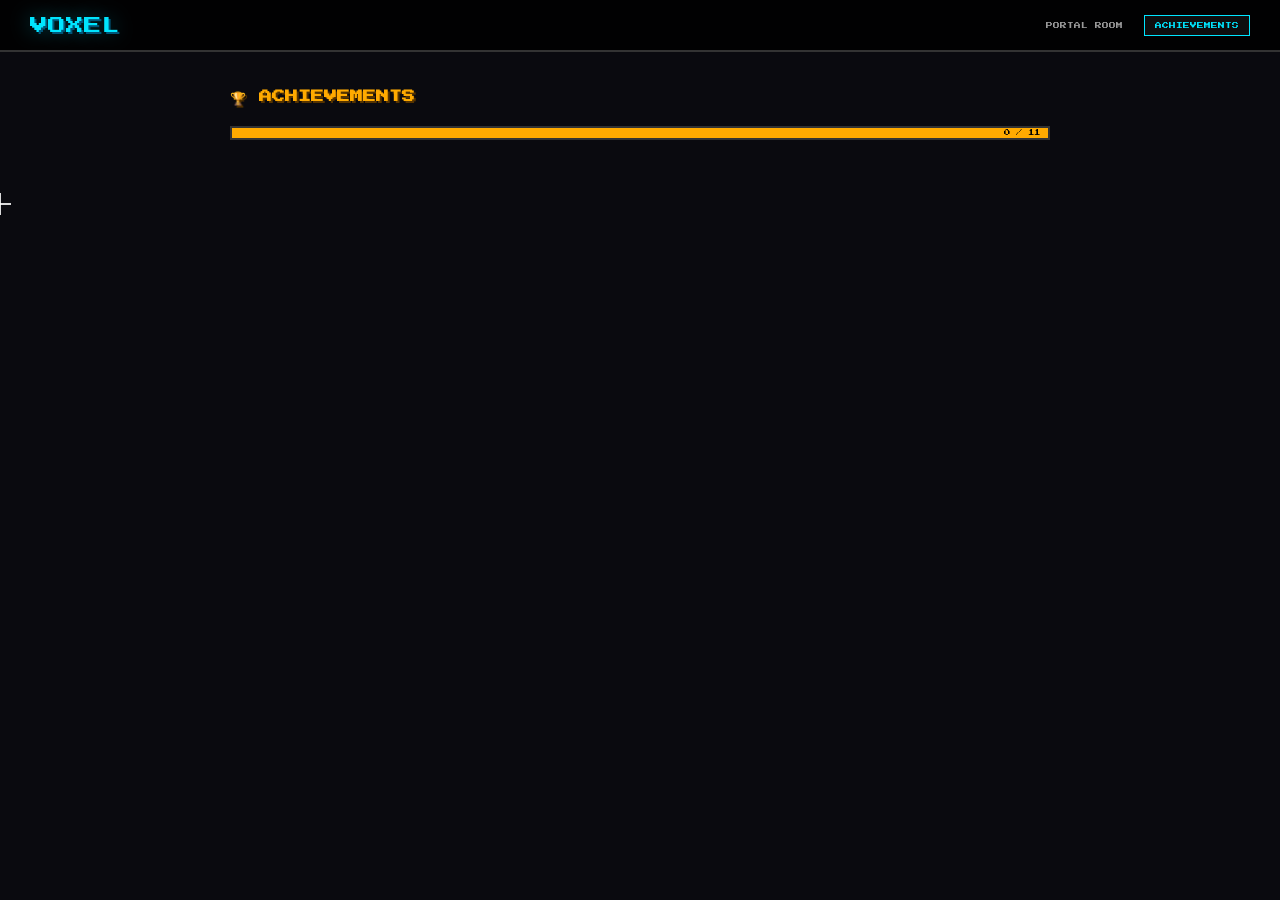
<file: pages/achievements.html>
<!DOCTYPE html>
<html lang="en">
<head>
<meta charset="UTF-8"><meta name="viewport" content="width=device-width,initial-scale=1.0">
<title>VOXEL | Achievements</title>
<link rel="stylesheet" href="../shared.css">
<style>
body{background:#0a0a0f;}
.ach-page{padding:70px 40px 40px;max-width:900px;margin:0 auto;}
h1{font-family:'Press Start 2P',cursive;font-size:0.8rem;color:var(--mc-gold);text-shadow:2px 2px 0 #553300;margin:20px 0;}
.progress-bar-wrap{background:#111;border:2px solid #333;height:14px;margin-bottom:24px;position:relative;}
#ach-fill{height:100%;background:var(--mc-gold);transition:width 0.5s;}
#ach-count{position:absolute;right:8px;top:50%;transform:translateY(-50%);font-family:'Press Start 2P',cursive;font-size:0.4rem;color:#000;}
.ach-grid{display:grid;grid-template-columns:repeat(auto-fill,minmax(280px,1fr));gap:12px;}
.ach-card{
  background:#1a1a2e;border:2px solid #333;
  padding:14px;display:flex;gap:12px;align-items:center;
  transition:all 0.2s;position:relative;overflow:hidden;
}
.ach-card.unlocked{border-color:var(--mc-gold);background:#1e1800;box-shadow:0 0 16px rgba(255,170,0,0.2);}
.ach-card.locked{filter:brightness(0.35);}
.ach-card.unlocked::after{
  content:'✔';position:absolute;top:6px;right:8px;
  font-family:'Press Start 2P',cursive;font-size:0.5rem;color:var(--mc-gold);
}
.ach-icon{font-size:2.2rem;filter:drop-shadow(0 0 6px rgba(255,255,255,0.5));}
.ach-info{}
.ach-name{font-family:'Press Start 2P',cursive;font-size:0.5rem;color:#fff;margin-bottom:4px;}
.ach-desc{font-family:'VT323',monospace;font-size:1.1rem;color:#888;}
.unlock-date{font-family:'VT323',monospace;font-size:0.9rem;color:var(--mc-gold);margin-top:3px;}
.ach-card.locked .ach-name::after{content:' ???';}
</style>
</head>
<body>
<nav class="mc-nav">
  <a class="mc-nav-logo" href="../index.html">VOXEL</a>
  <div class="mc-nav-links">
    <a href="../index.html">PORTAL ROOM</a>
    <a href="achievements.html" class="active">ACHIEVEMENTS</a>
  </div>
</nav>
<div class="ach-page">
  <h1>🏆 ACHIEVEMENTS</h1>
  <div class="progress-bar-wrap">
    <div id="ach-fill"></div>
    <span id="ach-count">0 / 11</span>
  </div>
  <div class="ach-grid" id="ach-grid"></div>
</div>
<script src="../sounds.js"></script>
<script src="../shared.js"></script>
<script>
const unlocked = window.getUnlocked();
const grid = document.getElementById('ach-grid');
const fill = document.getElementById('ach-fill');
const count= document.getElementById('ach-count');

const allKeys = Object.keys(window.ACHIEVEMENTS);
fill.style.width = (unlocked.length/allKeys.length*100)+'%';
count.textContent = `${unlocked.length} / ${allKeys.length}`;

allKeys.forEach(key=>{
  const a = window.ACHIEVEMENTS[key];
  const isUnlocked = unlocked.includes(key);
  const card = document.createElement('div');
  card.className = 'ach-card ' + (isUnlocked ? 'unlocked' : 'locked');
  card.innerHTML = `
    <div class="ach-icon">${a.icon}</div>
    <div class="ach-info">
      <div class="ach-name">${a.name}</div>
      <div class="ach-desc">${a.desc}</div>
      ${isUnlocked ? '<div class="unlock-date">✔ UNLOCKED</div>' : ''}
    </div>`;
  grid.appendChild(card);
});

// Listen for real-time unlocks
window.addEventListener('achievementUnlocked', ()=>{
  const u = window.getUnlocked();
  fill.style.width=(u.length/allKeys.length*100)+'%';
  count.textContent=`${u.length} / ${allKeys.length}`;
});
</script>
</body>
</html>
</file>
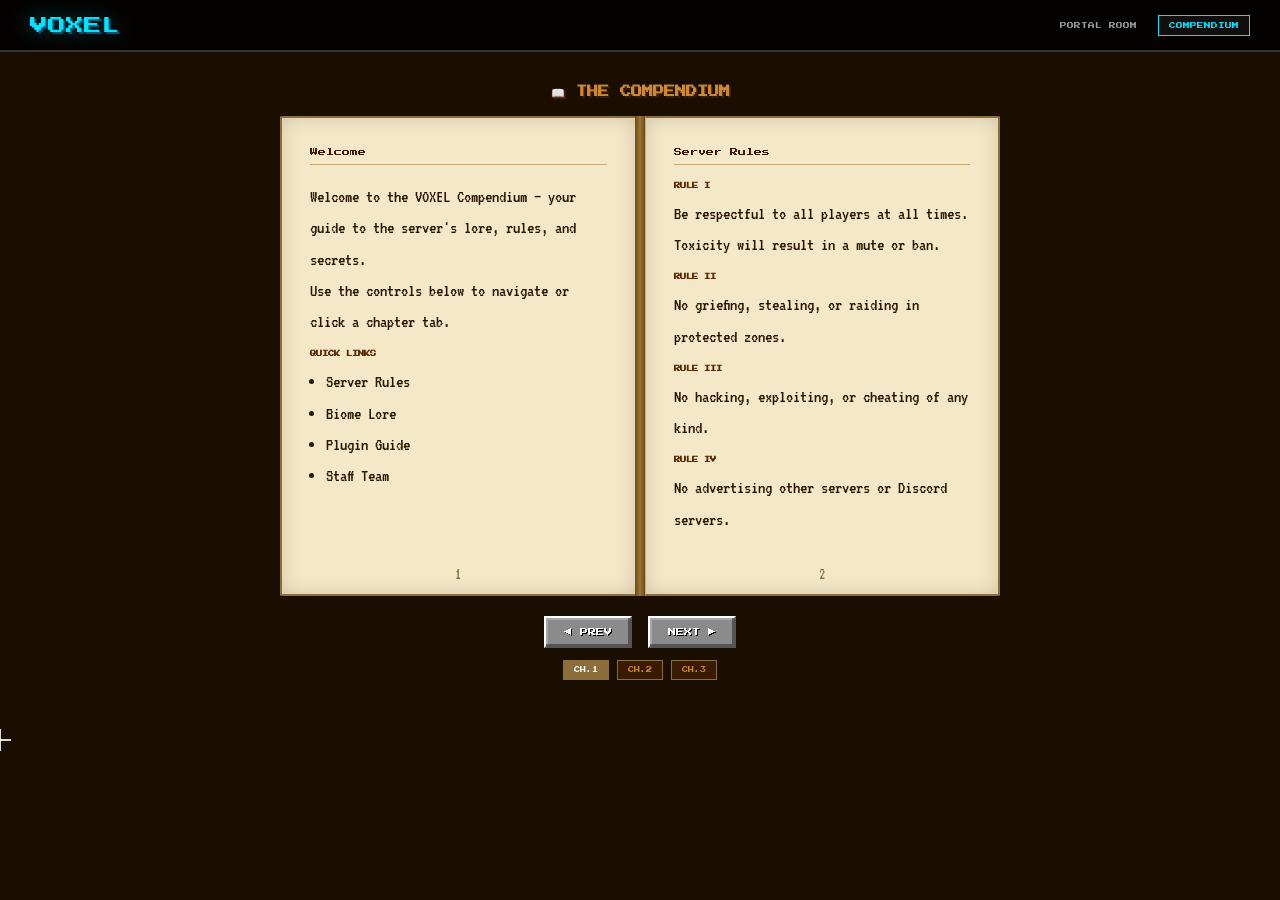
<file: pages/compendium.html>
<!DOCTYPE html>
<html lang="en">
<head>
<meta charset="UTF-8"><meta name="viewport" content="width=device-width,initial-scale=1.0">
<title>VOXEL | Compendium</title>
<link rel="stylesheet" href="../shared.css">
<style>
body{background:#1a0e00;min-height:100vh;}
.comp-page{padding:70px 20px 60px;display:flex;flex-direction:column;align-items:center;}
h1{font-family:'Press Start 2P',cursive;font-size:0.7rem;color:#cc8833;text-shadow:2px 2px 0 #3a1a00;margin:16px 0;}
.book-wrap{position:relative;width:min(720px,95vw);height:480px;perspective:1200px;}
.book{
  width:100%;height:100%;position:relative;transform-style:preserve-3d;
  display:flex;
}
.page{
  width:50%;height:100%;position:relative;
  background:#f5e8c8;
  border:2px solid #8b6e3a;
  padding:30px 28px;
  overflow:hidden;
  box-shadow:inset 0 0 20px rgba(0,0,0,0.15);
}
.page-left{border-right:none;border-radius:2px 0 0 2px;}
.page-right{border-left:1px solid #c8aa78;border-radius:0 2px 2px 0;}
.page-spine{width:10px;background:linear-gradient(90deg,#6b4c1a,#a07030,#6b4c1a);flex-shrink:0;}
.page-title{font-family:'Press Start 2P',cursive;font-size:0.5rem;color:#3a1a00;margin-bottom:16px;border-bottom:1px solid #c8aa78;padding-bottom:8px;}
.page-body{font-family:'VT323',monospace;font-size:1.15rem;color:#2a1400;line-height:1.7;}
.page-body h3{font-family:'Press Start 2P',cursive;font-size:0.4rem;color:#5a2a00;margin:12px 0 6px;}
.page-body ul{padding-left:16px;}
.page-num{position:absolute;bottom:12px;width:100%;text-align:center;font-family:'VT323',monospace;font-size:1rem;color:#8b6e3a;left:0;}
.book-controls{display:flex;gap:16px;margin-top:20px;}
.chapter-list{display:flex;gap:8px;flex-wrap:wrap;justify-content:center;margin-top:12px;}
.chapter-btn{font-family:'Press Start 2P',cursive;font-size:0.38rem;padding:6px 10px;background:#3a1a00;border:1px solid #8b6e3a;color:#cc8833;cursor:none;}
.chapter-btn:hover,.chapter-btn.active{background:#8b6e3a;color:#fff;}
</style>
</head>
<body>
<nav class="mc-nav">
  <a class="mc-nav-logo" href="../index.html">VOXEL</a>
  <div class="mc-nav-links">
    <a href="../index.html">PORTAL ROOM</a>
    <a href="compendium.html" class="active">COMPENDIUM</a>
  </div>
</nav>
<div class="comp-page">
  <h1>📖 THE COMPENDIUM</h1>
  <div class="book-wrap">
    <div class="book">
      <div class="page page-left" id="page-left">
        <div class="page-title" id="title-left">Loading...</div>
        <div class="page-body" id="body-left"></div>
        <div class="page-num" id="num-left">1</div>
      </div>
      <div class="page-spine"></div>
      <div class="page page-right" id="page-right">
        <div class="page-title" id="title-right"></div>
        <div class="page-body" id="body-right"></div>
        <div class="page-num" id="num-right">2</div>
      </div>
    </div>
  </div>
  <div class="book-controls">
    <button class="mc-btn" id="btn-prev">◀ PREV</button>
    <button class="mc-btn" id="btn-next">NEXT ▶</button>
  </div>
  <div class="chapter-list" id="chapter-list"></div>
</div>
<script src="../sounds.js"></script>
<script src="../shared.js"></script>
<script>
const CHAPTERS=[
  {title:'Welcome',body:`<p>Welcome to the VOXEL Compendium — your guide to the server's lore, rules, and secrets.</p><p>Use the controls below to navigate or click a chapter tab.</p><h3>QUICK LINKS</h3><ul><li>Server Rules</li><li>Biome Lore</li><li>Plugin Guide</li><li>Staff Team</li></ul>`},
  {title:'Server Rules',body:`<h3>RULE I</h3><p>Be respectful to all players at all times. Toxicity will result in a mute or ban.</p><h3>RULE II</h3><p>No griefing, stealing, or raiding in protected zones.</p><h3>RULE III</h3><p>No hacking, exploiting, or cheating of any kind.</p><h3>RULE IV</h3><p>No advertising other servers or Discord servers.</p>`},
  {title:'Biome Lore',body:`<h3>THE DEEP DARK</h3><p>Beneath 600 blocks lies the Deep Dark — a biome of endless sculk and ancient cities. Wardens patrol endlessly.</p><h3>THE NETHER</h3><p>A hellish dimension of fire and fury. The Blaze Lords rule the fortresses. Enter at your own risk.</p>`},
  {title:'Plugin Guide',body:`<h3>ECONOMY</h3><p>Use /balance to check coins. Earn by selling items at /market or completing quests.</p><h3>LANDS</h3><p>Claim your territory with /lands create. Invite members with /lands invite.</p><h3>MCMMO</h3><p>Level up skills by performing actions. Max level 1000 per skill.</p>`},
  {title:'The Staff Team',body:`<h3>ADMINS</h3><ul><li>👑 VoxelAdmin — Server Owner</li><li>🛡 DeepDark — Co-Owner</li></ul><h3>MODERATORS</h3><ul><li>⚔ EnderGuard — Senior Mod</li><li>🌿 GrassBlock — Moderator</li><li>🔥 NetherWatch — Moderator</li></ul>`},
  {title:'Changelog',body:`<h3>v2.4.1 — May 2026</h3><ul><li>Added Portal Room UI</li><li>New Dynmap integration</li><li>C418 Jukebox launched</li><li>Loot chest now daily</li></ul><h3>v2.3.0 — April 2026</h3><ul><li>Nether realm expanded</li><li>Sculk sensor mechanics added</li></ul>`},
];

let page=0;
function renderPages(){
  const left=CHAPTERS[page*2],right=CHAPTERS[page*2+1];
  document.getElementById('title-left').textContent=left?left.title:'';
  document.getElementById('body-left').innerHTML=left?left.body:'';
  document.getElementById('num-left').textContent=(page*2+1);
  document.getElementById('title-right').textContent=right?right.title:'';
  document.getElementById('body-right').innerHTML=right?right.body:'';
  document.getElementById('num-right').textContent=(page*2+2);
  document.querySelectorAll('.chapter-btn').forEach((b,i)=>b.classList.toggle('active',i===page));
}

document.getElementById('btn-prev').addEventListener('click',()=>{if(page>0){page--;renderPages();}});
document.getElementById('btn-next').addEventListener('click',()=>{if((page+1)*2<CHAPTERS.length){page++;renderPages();}});

const cl=document.getElementById('chapter-list');
Math.ceil(CHAPTERS.length/2);
for(let i=0;i<Math.ceil(CHAPTERS.length/2);i++){
  const b=document.createElement('button');b.className='chapter-btn';b.textContent=`CH.${i+1}`;
  b.addEventListener('click',()=>{page=i;renderPages();});
  cl.appendChild(b);
}
renderPages();
unlockAchievement('read');
</script>
</body>
</html>
</file>
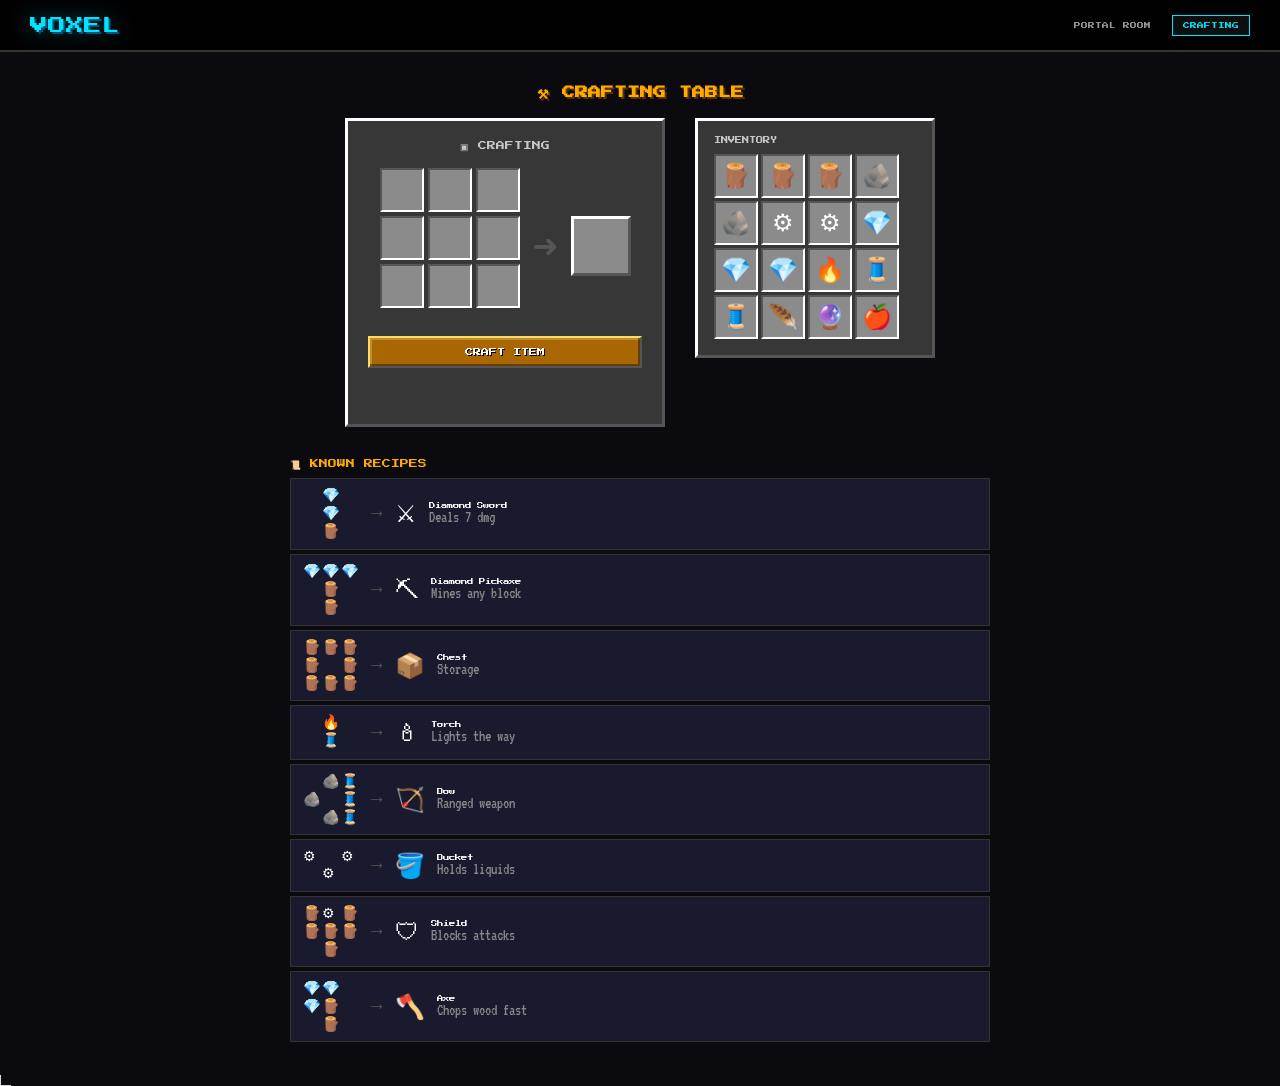
<file: pages/crafting.html>
<!DOCTYPE html>
<html lang="en">
<head>
<meta charset="UTF-8"><meta name="viewport" content="width=device-width,initial-scale=1.0">
<title>VOXEL | Crafting Table</title>
<link rel="stylesheet" href="../shared.css">
<style>
body{background:#0a0a0f;min-height:100vh;}
.craft-page{padding:70px 20px 40px;display:flex;flex-direction:column;align-items:center;}
h1{font-family:'Press Start 2P',cursive;font-size:0.8rem;color:#ffaa00;margin:16px 0;text-shadow:2px 2px 0 #553300;}
.craft-container{display:flex;gap:30px;align-items:flex-start;flex-wrap:wrap;justify-content:center;}
.craft-ui{background:#373737;border:3px solid #fff;border-bottom-color:#555;border-right-color:#555;padding:20px;min-width:320px;}
.craft-title{font-family:'Press Start 2P',cursive;font-size:0.55rem;color:#c6c6c6;margin-bottom:16px;text-align:center;}
.craft-grid{display:grid;grid-template-columns:repeat(3,44px);gap:4px;margin-bottom:16px;}
.craft-row{display:flex;align-items:center;gap:12px;justify-content:center;}
.arrow{font-size:2rem;color:#555;}
.result-slot{width:60px;height:60px;background:#8b8b8b;border:3px solid #555;border-top-color:#fff;border-left-color:#fff;display:flex;align-items:center;justify-content:center;font-size:2.2rem;cursor:none;transition:box-shadow 0.2s;}
.result-slot.ready{box-shadow:0 0 20px rgba(255,170,0,0.8);animation:pulse 1s infinite alternate;}
@keyframes pulse{from{box-shadow:0 0 10px rgba(255,170,0,0.4);}to{box-shadow:0 0 30px rgba(255,170,0,0.9);}}
.btn-craft{margin-top:12px;}
.inventory-ui{background:#373737;border:3px solid #fff;border-bottom-color:#555;border-right-color:#555;padding:16px;min-width:240px;}
.inv-grid{display:grid;grid-template-columns:repeat(4,44px);gap:3px;margin-top:10px;}
.inv-label{font-family:'Press Start 2P',cursive;font-size:0.45rem;color:#c6c6c6;margin-bottom:8px;display:block;}
.recipes{margin-top:20px;max-width:700px;width:100%;}
.recipe-list-title{font-family:'Press Start 2P',cursive;font-size:0.55rem;color:#ffaa00;margin:12px 0 8px;}
.recipe-card{background:#1a1a2e;border:1px solid #333;padding:8px 12px;display:flex;align-items:center;gap:12px;cursor:none;margin-bottom:4px;transition:background 0.15s;}
.recipe-card:hover{background:#252545;}
.recipe-preview{display:grid;grid-template-columns:repeat(3,18px);gap:1px;font-size:0.9rem;}
.recipe-arrow{font-size:1.2rem;color:#555;}
.recipe-result{font-size:1.5rem;}
.recipe-name{font-family:'Press Start 2P',cursive;font-size:0.4rem;color:#fff;}
.recipe-desc{font-family:'VT323',monospace;font-size:1rem;color:#888;}
#craft-log{font-family:'VT323',monospace;font-size:1.2rem;color:#55ff55;margin-top:12px;min-height:24px;text-align:center;}
</style>
</head>
<body>
<nav class="mc-nav">
  <a class="mc-nav-logo" href="../index.html">VOXEL</a>
  <div class="mc-nav-links">
    <a href="../index.html">PORTAL ROOM</a>
    <a href="crafting.html" class="active">CRAFTING</a>
  </div>
</nav>
<div class="craft-page">
  <h1>⚒ CRAFTING TABLE</h1>
  <div class="craft-container">
    <div class="craft-ui">
      <div class="craft-title">▣ CRAFTING</div>
      <div class="craft-row">
        <div class="craft-grid" id="craft-grid">
          <div class="inv-slot" data-i="0"></div><div class="inv-slot" data-i="1"></div><div class="inv-slot" data-i="2"></div>
          <div class="inv-slot" data-i="3"></div><div class="inv-slot" data-i="4"></div><div class="inv-slot" data-i="5"></div>
          <div class="inv-slot" data-i="6"></div><div class="inv-slot" data-i="7"></div><div class="inv-slot" data-i="8"></div>
        </div>
        <div class="arrow">➜</div>
        <div class="result-slot" id="result-slot"></div>
      </div>
      <button class="mc-btn full btn-craft gold" id="btn-craft">CRAFT ITEM</button>
      <div id="craft-log"></div>
    </div>
    <div class="inventory-ui">
      <span class="inv-label">INVENTORY</span>
      <div class="inv-grid" id="inv-grid"></div>
    </div>
  </div>

  <div class="recipes">
    <div class="recipe-list-title">📜 KNOWN RECIPES</div>
    <div id="recipe-list"></div>
  </div>
</div>

<script src="../sounds.js"></script>
<script src="../shared.js"></script>
<script>
const ITEMS = {
  '🪵':'Wood','🪨':'Stone','⚙':'Iron','💎':'Diamond','🔥':'Blaze Rod',
  '📦':'Chest','🍎':'Apple','🌿':'Grass','🧵':'String','🪶':'Feather',
  '🔮':'Pearl','🍖':'Meat','🏹':'Bow','⚔':'Sword','⛏':'Pickaxe',
  '🪓':'Axe','🛡':'Shield','🎣':'Rod','🕯':'Torch','🪣':'Bucket',
};

const RECIPES = [
  {name:'Diamond Sword',  result:'⚔',  count:1, grid:['','💎','','','💎','','','🪵','',''], desc:'Deals 7 dmg'},
  {name:'Diamond Pickaxe',result:'⛏',  count:1, grid:['💎','💎','💎','','🪵','','','🪵','',''], desc:'Mines any block'},
  {name:'Chest',          result:'📦', count:1, grid:['🪵','🪵','🪵','🪵','','🪵','🪵','🪵','🪵'], desc:'Storage'},
  {name:'Torch',          result:'🕯', count:4, grid:['','🔥','','','🧵','','','','',''], desc:'Lights the way'},
  {name:'Bow',            result:'🏹', count:1, grid:['','🪨','🧵','🪨','','🧵','','🪨','🧵'], desc:'Ranged weapon'},
  {name:'Bucket',         result:'🪣', count:1, grid:['⚙','','⚙','','⚙','','','','',''], desc:'Holds liquids'},
  {name:'Shield',         result:'🛡', count:1, grid:['🪵','⚙','🪵','🪵','🪵','🪵','','🪵',''], desc:'Blocks attacks'},
  {name:'Axe',            result:'🪓', count:1, grid:['💎','💎','','💎','🪵','','','🪵',''], desc:'Chops wood fast'},
];

// inventory pool
const invItems = ['🪵','🪵','🪵','🪨','🪨','⚙','⚙','💎','💎','💎','🔥','🧵','🧵','🪶','🔮','🍎'];
const invGrid  = document.getElementById('inv-grid');
const craftGrid= document.getElementById('craft-grid');
const resultSlot=document.getElementById('result-slot');
const craftLog = document.getElementById('craft-log');

let heldItem = null;
let craftSlots = Array(9).fill('');

// Render inventory
invItems.forEach(item => {
  const slot = document.createElement('div'); slot.className='inv-slot'; slot.textContent=item;
  slot.addEventListener('click',()=>{ heldItem=item; highlightHeld(); });
  invGrid.appendChild(slot);
});

function highlightHeld(){
  document.querySelectorAll('.inv-slot').forEach(s=>s.style.outline='');
  if(heldItem) document.querySelectorAll('.inv-slot').forEach(s=>{if(s.textContent===heldItem)s.style.outline='2px solid #ffaa00';});
}

// Crafting grid slots
craftGrid.querySelectorAll('.inv-slot').forEach(slot=>{
  slot.addEventListener('click',()=>{
    if(heldItem){ slot.textContent=heldItem; craftSlots[+slot.dataset.i]=heldItem; }
    else { slot.textContent=''; craftSlots[+slot.dataset.i]=''; }
    checkRecipe();
  });
  slot.addEventListener('contextmenu',e=>{e.preventDefault();slot.textContent='';craftSlots[+slot.dataset.i]='';checkRecipe();});
});

let currentResult=null;
function checkRecipe(){
  currentResult=null; resultSlot.textContent=''; resultSlot.classList.remove('ready');
  for(const r of RECIPES){
    if(r.grid.every((v,i)=>v===craftSlots[i])){currentResult=r;break;}
  }
  if(currentResult){ resultSlot.textContent=currentResult.result; resultSlot.classList.add('ready'); }
}

document.getElementById('btn-craft').addEventListener('click',()=>{
  if(currentResult){
    if (window.SFX) SFX.craft();
    craftLog.textContent=`✔ Crafted: ${currentResult.name} ×${currentResult.count}!`;
    craftSlots.fill('');
    craftGrid.querySelectorAll('.inv-slot').forEach(s=>s.textContent='');
    resultSlot.textContent=''; resultSlot.classList.remove('ready');
    currentResult=null;
    unlockAchievement('crafted');
    setTimeout(()=>craftLog.textContent='',3000);
  } else { 
    if (window.SFX) SFX.craftFail();
    craftLog.textContent='✘ Invalid recipe!'; 
    setTimeout(()=>craftLog.textContent='',2000); 
  }
});

// Render recipe list
const recipeList=document.getElementById('recipe-list');
RECIPES.forEach(r=>{
  const card=document.createElement('div'); card.className='recipe-card';
  const preview=document.createElement('div'); preview.className='recipe-preview';
  r.grid.forEach(cell=>{const c=document.createElement('span');c.textContent=cell;preview.appendChild(c);});
  card.innerHTML=`<div class="recipe-preview"></div><span class="recipe-arrow">→</span><span class="recipe-result">${r.result}</span><div><div class="recipe-name">${r.name}</div><div class="recipe-desc">${r.desc}</div></div>`;
  card.querySelector('.recipe-preview').replaceWith(preview);
  card.addEventListener('click',()=>{
    craftSlots=[...r.grid]; craftSlots.forEach((v,i)=>{const s=craftGrid.querySelector(`[data-i="${i}"]`);if(s)s.textContent=v;});
    checkRecipe();
  });
  recipeList.appendChild(card);
});
</script>
</body>
</html>
</file>
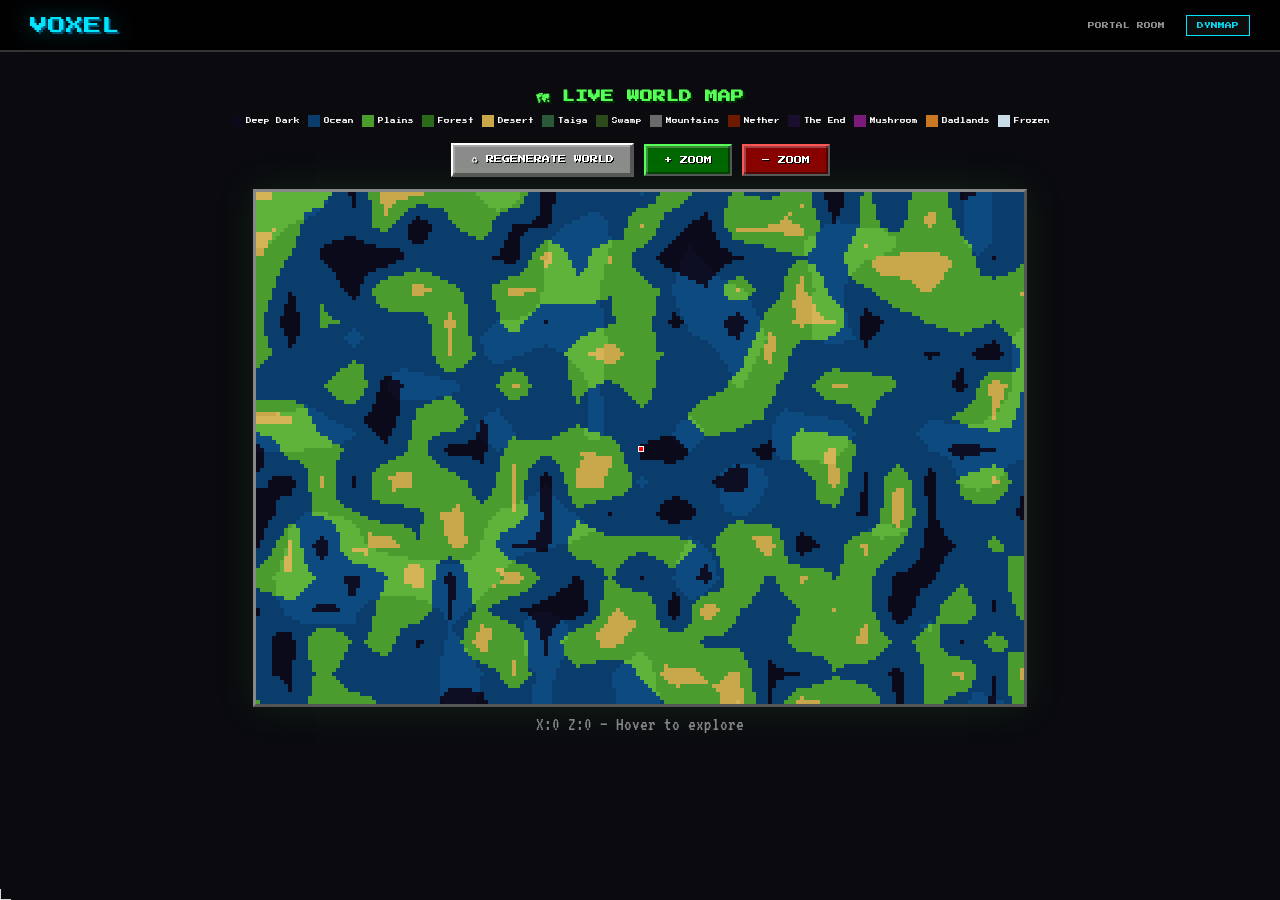
<file: pages/dynmap.html>
<!DOCTYPE html>
<html lang="en">
<head>
<meta charset="UTF-8"><meta name="viewport" content="width=device-width,initial-scale=1.0">
<title>VOXEL | Dynmap</title>
<link rel="stylesheet" href="../shared.css">
<style>
body{background:#0a0a0f;}
.dynmap-wrap{padding:70px 0 0;display:flex;flex-direction:column;align-items:center;min-height:100vh;}
h1{font-family:'Press Start 2P',cursive;font-size:0.8rem;color:#55ff55;text-shadow:2px 2px 0 #003300;margin:20px 0 10px;}
.map-controls{display:flex;gap:10px;margin-bottom:12px;align-items:center;}
.biome-legend{display:flex;gap:8px;flex-wrap:wrap;justify-content:center;margin-bottom:16px;}
.legend-item{display:flex;align-items:center;gap:4px;font-family:'Press Start 2P',cursive;font-size:0.35rem;}
.legend-dot{width:12px;height:12px;image-rendering:pixelated;}
#map-canvas{border:3px solid #555;border-top-color:#888;border-left-color:#888;image-rendering:pixelated;cursor:none;box-shadow:0 0 40px rgba(85,255,85,0.1);}
#map-tooltip{position:fixed;background:#111;border:1px solid var(--mc-gold);font-family:'VT323',monospace;font-size:1rem;padding:4px 10px;pointer-events:none;opacity:0;transition:opacity 0.1s;z-index:100;}
.map-coords{font-family:'VT323',monospace;font-size:1.2rem;color:rgba(255,255,255,0.5);margin-top:8px;}
</style>
</head>
<body>
<nav class="mc-nav">
  <a class="mc-nav-logo" href="../index.html">VOXEL</a>
  <div class="mc-nav-links">
    <a href="../index.html">PORTAL ROOM</a>
    <a href="dynmap.html" class="active">DYNMAP</a>
  </div>
</nav>
<div id="map-tooltip"></div>
<div class="dynmap-wrap">
  <h1>🗺 LIVE WORLD MAP</h1>
  <div class="biome-legend" id="legend"></div>
  <div class="map-controls">
    <button class="mc-btn" id="btn-regen">♻ REGENERATE WORLD</button>
    <button class="mc-btn green" id="btn-zoom-in">+ ZOOM</button>
    <button class="mc-btn red"   id="btn-zoom-out">– ZOOM</button>
  </div>
  <canvas id="map-canvas" width="768" height="512"></canvas>
  <div class="map-coords" id="map-coords">X:0 Z:0 — Hover to explore</div>
</div>
<script src="../sounds.js"></script>
<script src="../shared.js"></script>
<script>
const BIOMES = [
  {name:'Deep Dark',      colors:['#0a0a1a','#0d0d24','#090917'], prob:0.06},
  {name:'Ocean',          colors:['#0a3d6b','#0c4a80','#083060'], prob:0.12},
  {name:'Plains',         colors:['#4a9c2f','#5fb33a','#3d8226'], prob:0.15},
  {name:'Forest',         colors:['#2a6b1a','#337720','#1f5213'], prob:0.12},
  {name:'Desert',         colors:['#c8a84b','#d4b456','#bba040'], prob:0.10},
  {name:'Taiga',          colors:['#2a5a3a','#315e40','#22482f'], prob:0.08},
  {name:'Swamp',          colors:['#2d4a1a','#344f20','#253e14'], prob:0.07},
  {name:'Mountains',      colors:['#6a6a6a','#7a7a7a','#595959'], prob:0.08},
  {name:'Nether',         colors:['#6e1a00','#7a2200','#5c1400'], prob:0.05},
  {name:'The End',        colors:['#1a0e2e','#200f38','#150b24'], prob:0.04},
  {name:'Mushroom',       colors:['#7a1a7a','#8a228a','#6a1268'], prob:0.03},
  {name:'Badlands',       colors:['#cc7722','#d48432','#b86a18'], prob:0.05},
  {name:'Frozen',         colors:['#c8dde8','#d4e4f0','#bcd0dc'], prob:0.05},
];

const canvas = document.getElementById('map-canvas');
const ctx    = canvas.getContext('2d');
let cellSize = 4;
const COLS = canvas.width  / cellSize;
const ROWS = canvas.height / cellSize;
let map = [];

// Simple noise using hash
function hash(x, y, seed) {
  let h = seed + x*374761393 + y*668265263;
  h = (h ^ (h >> 13)) * 1274126177;
  return ((h ^ (h >> 16)) >>> 0) / 0xFFFFFFFF;
}

function smooth(x, y, seed, scale) {
  const ix = Math.floor(x/scale), iy = Math.floor(y/scale);
  const fx = (x/scale)-ix, fy = (y/scale)-iy;
  const a = hash(ix,iy,seed), b = hash(ix+1,iy,seed);
  const c = hash(ix,iy+1,seed), d = hash(ix+1,iy+1,seed);
  return a+(b-a)*fx+(c-a)*fy+(a-b-c+d)*fx*fy;
}

function getBiome(noise1, noise2, noise3) {
  if (noise1 < 0.12) return BIOMES[0]; // Deep Dark
  if (noise1 < 0.28) return BIOMES[1]; // Ocean
  if (noise3 > 0.75) return BIOMES[8]; // Nether pockets
  if (noise3 > 0.85) return BIOMES[9]; // End pockets
  if (noise2 > 0.7 && noise1 > 0.5) return BIOMES[7]; // Mountains
  if (noise2 < 0.25 && noise1 > 0.4) return BIOMES[4]; // Desert
  if (noise1 > 0.6 && noise2 > 0.4 && noise2 < 0.6) return BIOMES[3]; // Forest
  if (noise1 > 0.7) return BIOMES[5]; // Taiga
  if (noise2 < 0.35 && noise1 > 0.3) return BIOMES[2]; // Plains
  if (noise2 > 0.55 && noise1 < 0.4) return BIOMES[6]; // Swamp
  if (noise3 > 0.6 && noise2 < 0.45) return BIOMES[11]; // Badlands
  if (noise1 > 0.55 && noise2 > 0.65) return BIOMES[12]; // Frozen
  if (noise3 > 0.5 && noise1 > 0.45) return BIOMES[10]; // Mushroom
  return BIOMES[2]; // Plains default
}

let seed = Math.random()*9999|0;

function generateMap() {
  map = [];
  const imgData = ctx.createImageData(canvas.width, canvas.height);
  for (let row=0; row<ROWS; row++) {
    map[row] = [];
    for (let col=0; col<COLS; col++) {
      const n1 = smooth(col, row, seed,    8);
      const n2 = smooth(col, row, seed+111,6);
      const n3 = smooth(col, row, seed+222,12);
      const biome = getBiome(n1, n2, n3);
      const colorIdx = Math.floor(n3*3) % 3;
      const hex = biome.colors[colorIdx];
      const r = parseInt(hex.slice(1,3),16);
      const g = parseInt(hex.slice(3,5),16);
      const b = parseInt(hex.slice(5,7),16);
      map[row][col] = biome;
      for (let dy=0; dy<cellSize; dy++) for (let dx=0; dx<cellSize; dx++) {
        const pi = ((row*cellSize+dy)*canvas.width + (col*cellSize+dx))*4;
        imgData.data[pi]   = r; imgData.data[pi+1] = g;
        imgData.data[pi+2] = b; imgData.data[pi+3] = 255;
      }
    }
  }
  ctx.putImageData(imgData, 0, 0);

  // Draw player dot
  const px = Math.floor(COLS/2), py = Math.floor(ROWS/2);
  ctx.fillStyle='#fff'; ctx.fillRect(px*cellSize-2, py*cellSize-2, 6, 6);
  ctx.fillStyle='#f00'; ctx.fillRect(px*cellSize-1, py*cellSize-1, 4, 4);
}

// Legend
const legendEl = document.getElementById('legend');
BIOMES.forEach(b => {
  const div = document.createElement('div');
  div.className = 'legend-item';
  div.innerHTML = `<div class="legend-dot" style="background:${b.colors[0]}"></div>${b.name}`;
  legendEl.appendChild(div);
});

// Tooltip
const tooltip  = document.getElementById('map-tooltip');
const coordsEl = document.getElementById('map-coords');
canvas.addEventListener('mousemove', e => {
  const rect = canvas.getBoundingClientRect();
  const col = Math.floor((e.clientX-rect.left)/cellSize);
  const row = Math.floor((e.clientY-rect.top)/cellSize);
  if (col>=0&&col<COLS&&row>=0&&row<ROWS&&map[row]) {
    const biome = map[row][col];
    const wx = (col - COLS/2)*8, wz = (row - ROWS/2)*8;
    tooltip.textContent = `${biome.name} — X:${Math.round(wx)} Z:${Math.round(wz)}`;
    tooltip.style.opacity='1'; tooltip.style.left=(e.clientX+12)+'px'; tooltip.style.top=(e.clientY-20)+'px';
    coordsEl.textContent = `X:${Math.round(wx)} Z:${Math.round(wz)} — ${biome.name}`;
  }
});
canvas.addEventListener('mouseleave', () => { tooltip.style.opacity='0'; });
document.getElementById('btn-regen').addEventListener('click', () => { seed=Math.random()*9999|0; generateMap(); });
document.getElementById('btn-zoom-in').addEventListener('click', () => { if(cellSize<12){cellSize+=2;generateMap();} });
document.getElementById('btn-zoom-out').addEventListener('click', () => { if(cellSize>2){cellSize-=2;generateMap();} });
generateMap();
</script>
</body>
</html>
</file>
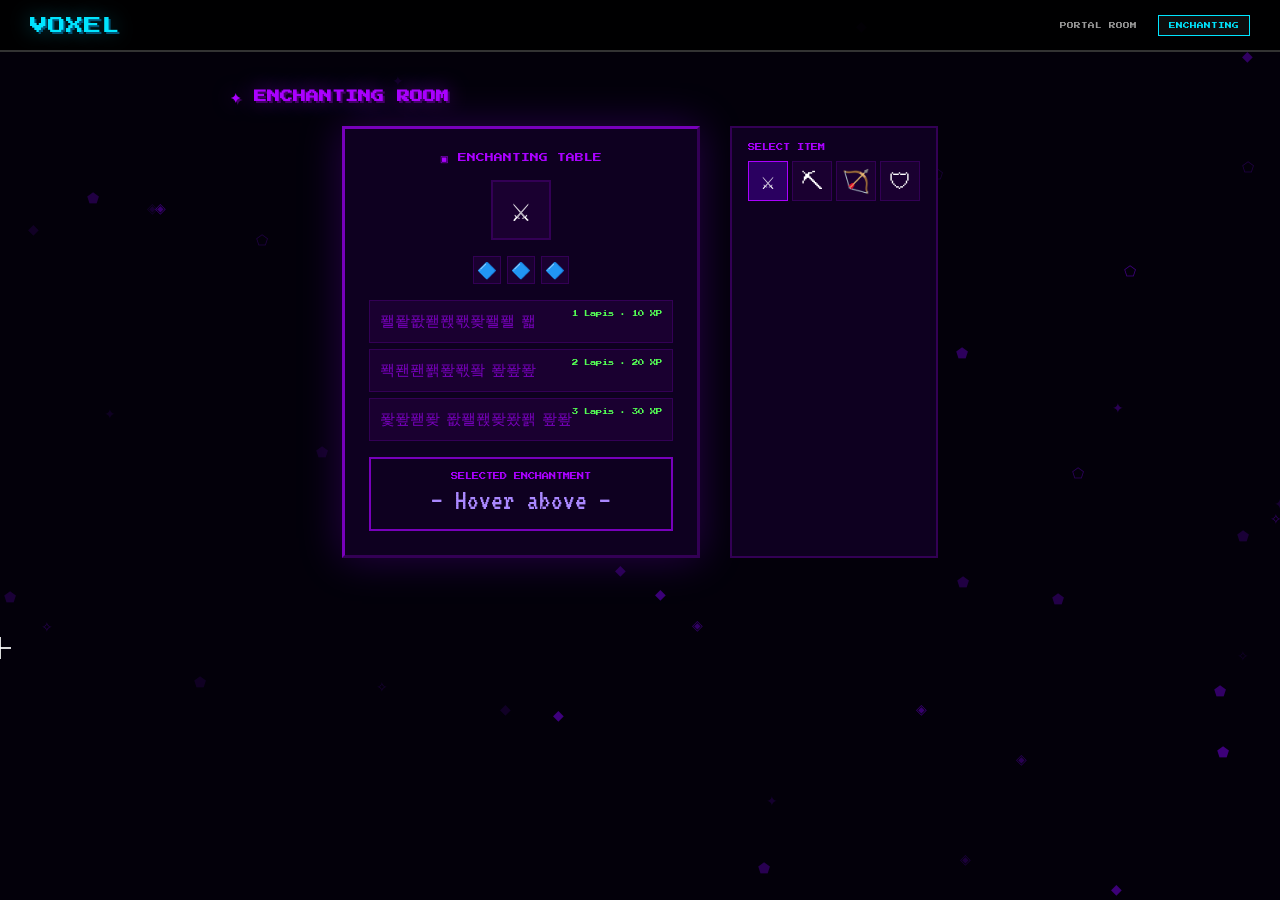
<file: pages/enchanting.html>
<!DOCTYPE html>
<html lang="en">
<head>
<meta charset="UTF-8"><meta name="viewport" content="width=device-width,initial-scale=1.0">
<title>VOXEL | Enchanting Room</title>
<link rel="stylesheet" href="../shared.css">
<style>
body{background:#03000a;min-height:100vh;overflow-x:hidden;}
.ench-page{position:relative;z-index:10;padding:70px 40px 60px;max-width:900px;margin:0 auto;}
h1{font-family:'Press Start 2P',cursive;font-size:0.8rem;color:#aa00ff;text-shadow:2px 2px 0 #440066, 0 0 20px rgba(170,0,255,0.5);margin:20px 0;}
.ench-ui{display:flex;gap:30px;flex-wrap:wrap;justify-content:center;margin-bottom:30px;}
.ench-table{background:#0e0020;border:3px solid #330055;border-top-color:#7700bb;border-left-color:#7700bb;padding:24px;min-width:320px;box-shadow:0 0 40px rgba(120,0,220,0.3);}
.ench-title{font-family:'Press Start 2P',cursive;font-size:0.55rem;color:#aa00ff;margin-bottom:16px;text-align:center;}
.item-slot{width:60px;height:60px;background:#1a0030;border:2px solid #330055;display:flex;align-items:center;justify-content:center;font-size:2rem;margin:0 auto 16px;}
.lapis-row{display:flex;gap:6px;justify-content:center;margin-bottom:16px;}
.lapis-slot{width:28px;height:28px;background:#1a0030;border:1px solid #330055;display:flex;align-items:center;justify-content:center;}
.ench-option{background:#1a0030;border:1px solid #330055;padding:10px;cursor:none;display:flex;justify-content:space-between;margin-bottom:6px;transition:all 0.2s;}
.ench-option:hover{background:#2a0050;border-color:#aa00ff;box-shadow:0 0 16px rgba(170,0,255,0.4);}
.ench-glyphs{font-family:'VT323',monospace;color:#7700bb;font-size:0.95rem;}
.ench-xp{font-family:'Press Start 2P',cursive;font-size:0.4rem;color:#55ff55;}
.picker-wrap{background:#0e0020;border:2px solid #330055;padding:16px;min-width:180px;}
.picker-title{font-family:'Press Start 2P',cursive;font-size:0.45rem;color:#aa00ff;margin-bottom:10px;}
.picker-grid{display:flex;flex-wrap:wrap;gap:4px;}
.picker-item{font-size:1.4rem;width:40px;height:40px;background:#1a0030;border:1px solid #330055;display:flex;align-items:center;justify-content:center;cursor:none;transition:background 0.15s;}
.picker-item:hover,.picker-item.sel{background:#2a0060;border-color:#aa00ff;}
.ench-result{margin-top:16px;background:#0e0020;border:2px solid #7700bb;padding:14px;text-align:center;}
.ench-result-lbl{font-family:'Press Start 2P',cursive;font-size:0.45rem;color:#aa00ff;margin-bottom:6px;}
.ench-result-name{font-family:'VT323',monospace;font-size:1.8rem;color:#aa88ff;}
#particles-canvas{position:fixed;top:0;left:0;width:100%;height:100%;pointer-events:none;z-index:1;}
</style>
</head>
<body>
<canvas id="particles-canvas"></canvas>
<nav class="mc-nav">
  <a class="mc-nav-logo" href="../index.html">VOXEL</a>
  <div class="mc-nav-links">
    <a href="../index.html">PORTAL ROOM</a>
    <a href="enchanting.html" class="active">ENCHANTING</a>
  </div>
</nav>
<div class="ench-page">
  <h1>✦ ENCHANTING ROOM</h1>
  <div class="ench-ui">
    <div class="ench-table">
      <div class="ench-title">▣ ENCHANTING TABLE</div>
      <div class="item-slot" id="item-slot">⚔</div>
      <div class="lapis-row">
        <div class="lapis-slot">🔷</div><div class="lapis-slot">🔷</div><div class="lapis-slot">🔷</div>
      </div>
      <div id="ench-options"></div>
      <div class="ench-result">
        <div class="ench-result-lbl">SELECTED ENCHANTMENT</div>
        <div class="ench-result-name" id="result-name">— Hover above —</div>
      </div>
    </div>
    <div class="picker-wrap">
      <div class="picker-title">SELECT ITEM</div>
      <div class="picker-grid" id="picker-grid"></div>
    </div>
  </div>
</div>
<script src="../sounds.js"></script>
<script src="../shared.js"></script>
<script>
const DB={'⚔':['Sharpness V','Looting III','Fire Aspect II','Knockback II','Unbreaking III','Mending'],
'⛏':['Efficiency V','Fortune III','Silk Touch','Unbreaking III','Mending'],
'🏹':['Power V','Flame','Infinity','Punch II','Mending'],
'🛡':['Protection IV','Thorns III','Blast Protection IV','Unbreaking III','Mending']};
const ITEMS=Object.keys(DB);let sel='⚔';
const pickerGrid=document.getElementById('picker-grid');
const optionsEl=document.getElementById('ench-options');
ITEMS.forEach(it=>{
  const d=document.createElement('div');d.className='picker-item'+(it===sel?' sel':'');d.textContent=it;
  d.addEventListener('click',()=>{document.querySelectorAll('.picker-item').forEach(e=>e.classList.remove('sel'));d.classList.add('sel');sel=it;document.getElementById('item-slot').textContent=it;render();});
  pickerGrid.appendChild(d);
});
function scramble(s){return s.split('').map(c=>{if(c>='a'&&c<='z')return String.fromCharCode(0x1D41A+(c.charCodeAt(0)-97));if(c>='A'&&c<='Z')return String.fromCharCode(0x1D400+(c.charCodeAt(0)-65));return c;}).join('');}
function render(){
  optionsEl.innerHTML='';
  (DB[sel]||[]).slice(0,3).forEach((e,i)=>{
    const d=document.createElement('div');d.className='ench-option';
    d.innerHTML=`<div class="ench-glyphs">${scramble(e.toLowerCase())}</div><div class="ench-xp">${i+1} Lapis · ${(i+1)*10} XP</div>`;
    d.addEventListener('click',()=>{document.getElementById('result-name').textContent=e;unlockAchievement('enchanted');});
    optionsEl.appendChild(d);
  });
}
render();
// Particles
const c=document.getElementById('particles-canvas');c.width=innerWidth;c.height=innerHeight;
const ctx=c.getContext('2d');
const pts=Array.from({length:50},()=>({x:Math.random()*innerWidth,y:Math.random()*innerHeight,vy:-(Math.random()*0.3+0.05),char:'✦✧⬟⬠◈◆'[Math.random()*6|0],a:Math.random()*0.4+0.1}));
function draw(){ctx.clearRect(0,0,c.width,c.height);pts.forEach(p=>{ctx.fillStyle=`rgba(130,0,255,${p.a})`;ctx.font='14px sans-serif';ctx.fillText(p.char,p.x,p.y);p.y+=p.vy;if(p.y<0){p.y=c.height;p.x=Math.random()*c.width;}});requestAnimationFrame(draw);}
draw();window.addEventListener('resize',()=>{c.width=innerWidth;c.height=innerHeight;});
</script>
</body>
</html>
</file>
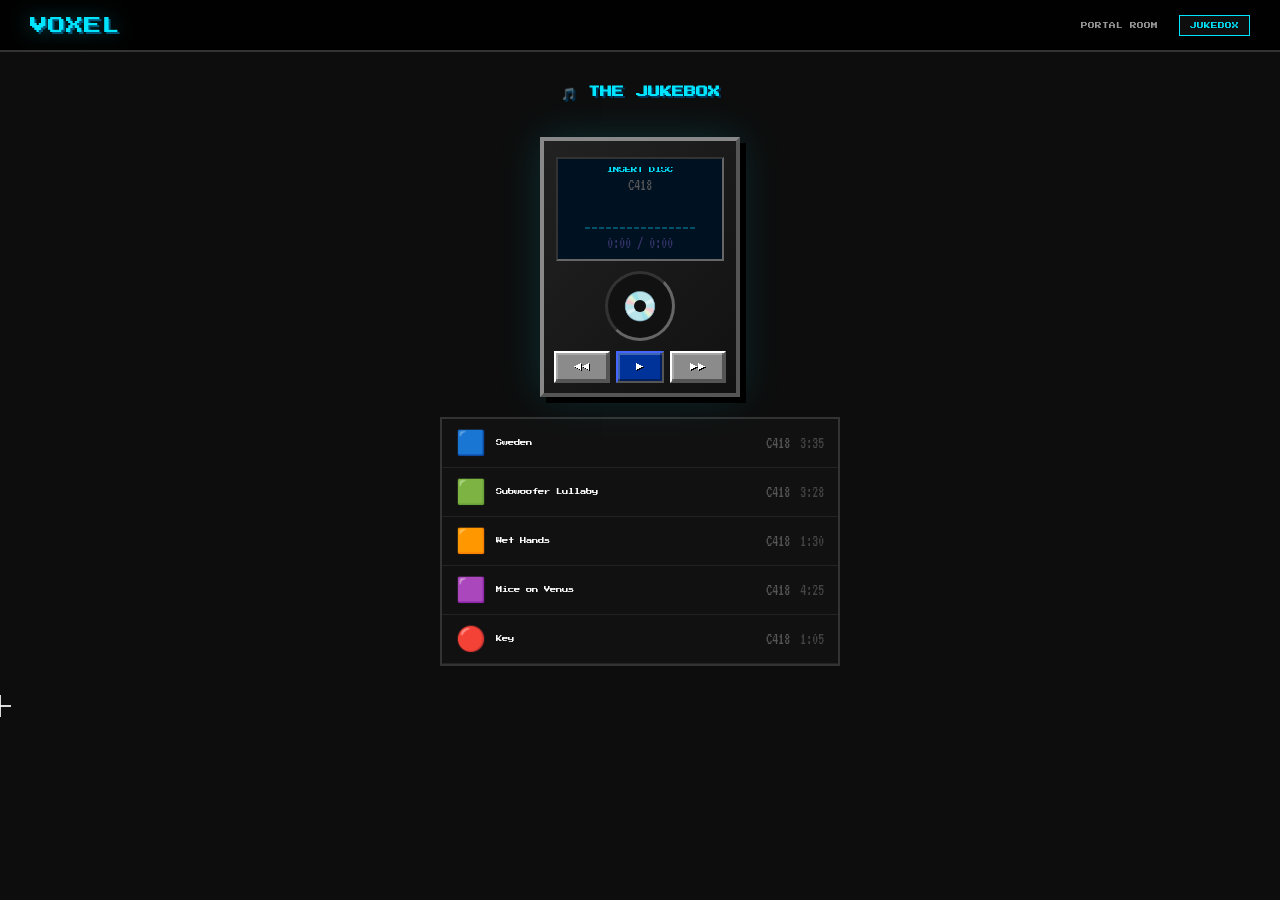
<file: pages/jukebox.html>
<!DOCTYPE html>
<html lang="en">
<head>
<meta charset="UTF-8"><meta name="viewport" content="width=device-width,initial-scale=1.0">
<title>VOXEL | Jukebox</title>
<link rel="stylesheet" href="../shared.css">
<style>
body{background:#0d0d0d;min-height:100vh;overflow:hidden;}
.jukebox-page{padding:70px 20px 40px;display:flex;flex-direction:column;align-items:center;gap:20px;}
h1{font-family:'Press Start 2P',cursive;font-size:0.75rem;color:var(--mc-blue);text-shadow:2px 2px 0 #003355;margin:16px 0;}
/* Jukebox 3D */
.jukebox-body{
  width:200px;height:260px;position:relative;
  background:linear-gradient(135deg,#222,#111);
  border:4px solid #555;border-top-color:#888;border-left-color:#888;
  box-shadow:6px 6px 0 #000, 0 0 40px rgba(0,229,255,0.15);
  display:flex;flex-direction:column;align-items:center;padding:16px 12px;
  gap:10px;
}
.jb-screen{width:100%;background:#001122;border:2px solid #333;border-bottom-color:#666;border-right-color:#666;padding:8px;text-align:center;flex:1;}
.jb-track-title{font-family:'Press Start 2P',cursive;font-size:0.4rem;color:var(--mc-blue);margin-bottom:4px;white-space:nowrap;overflow:hidden;text-overflow:ellipsis;}
.jb-artist{font-family:'VT323',monospace;font-size:1rem;color:#555;}
.jb-visualizer{display:flex;align-items:flex-end;gap:2px;height:30px;margin:6px 0;justify-content:center;}
.jb-bar{width:5px;background:var(--mc-blue);border-radius:0;transition:height 0.15s;}
.disc-slot{width:70px;height:70px;background:#111;border:3px solid #333;border-bottom-color:#666;border-right-color:#666;border-radius:50%;position:relative;overflow:hidden;flex-shrink:0;}
.disc-inner{position:absolute;inset:8px;border-radius:50%;display:flex;align-items:center;justify-content:center;font-size:1.8rem;transition:transform 0.1s;}
.disc-playing{animation:spin 3s linear infinite;}
@keyframes spin{to{transform:rotate(360deg);}}
.disc-hole{position:absolute;width:12px;height:12px;background:#111;border-radius:50%;top:50%;left:50%;transform:translate(-50%,-50%);}
/* Controls */
.jb-controls{display:flex;gap:6px;}
/* Track list */
.track-list{width:min(400px,95vw);background:#111;border:2px solid #333;}
.track-item{display:flex;align-items:center;gap:10px;padding:10px 14px;border-bottom:1px solid #222;cursor:none;transition:background 0.15s;}
.track-item:hover{background:#1a1a2e;}
.track-item.playing{background:#001a33;border-left:3px solid var(--mc-blue);}
.track-disc{font-size:1.5rem;}
.track-name{font-family:'Press Start 2P',cursive;font-size:0.4rem;flex:1;}
.track-artist{font-family:'VT323',monospace;font-size:1rem;color:#555;}
.track-dur{font-family:'VT323',monospace;font-size:1rem;color:#444;}
/* Note particles */
#notes-canvas{position:fixed;top:0;left:0;width:100%;height:100%;pointer-events:none;z-index:1;}
.jb-time{font-family:'VT323',monospace;font-size:1rem;color:#336;margin-top:2px;}
</style>
</head>
<body>
<canvas id="notes-canvas"></canvas>
<audio id="jb-audio" preload="none"></audio>
<nav class="mc-nav">
  <a class="mc-nav-logo" href="../index.html">VOXEL</a>
  <div class="mc-nav-links">
    <a href="../index.html">PORTAL ROOM</a>
    <a href="jukebox.html" class="active">JUKEBOX</a>
  </div>
</nav>
<div class="jukebox-page">
  <h1>🎵 THE JUKEBOX</h1>
  <div class="jukebox-body">
    <div class="jb-screen">
      <div class="jb-track-title" id="jb-title">INSERT DISC</div>
      <div class="jb-artist">C418</div>
      <div class="jb-visualizer" id="jb-viz"></div>
      <div class="jb-time" id="jb-time">0:00 / 0:00</div>
    </div>
    <div class="disc-slot">
      <div class="disc-inner" id="disc-inner">💿</div>
      <div class="disc-hole"></div>
    </div>
    <div class="jb-controls">
      <button class="mc-btn" id="jb-prev">◀◀</button>
      <button class="mc-btn blue" id="jb-play">▶</button>
      <button class="mc-btn" id="jb-next">▶▶</button>
    </div>
  </div>
  <div class="track-list" id="track-list"></div>
</div>
<script src="../sounds.js"></script>
<script src="../shared.js"></script>
<script>
const TRACKS=[
  {title:'Sweden',          disc:'🟦',dur:'3:35',src:'https://archive.org/download/minecraft-volume-alpha/C418%20-%20Minecraft%20-%20Volume%20Alpha%20-%2012%20Sweden.mp3'},
  {title:'Subwoofer Lullaby',disc:'🟩',dur:'3:28',src:'https://archive.org/download/minecraft-volume-alpha/C418%20-%20Minecraft%20-%20Volume%20Alpha%20-%2002%20Subwoofer%20Lullaby.mp3'},
  {title:'Wet Hands',       disc:'🟧',dur:'1:30',src:'https://archive.org/download/minecraft-volume-alpha/C418%20-%20Minecraft%20-%20Volume%20Alpha%20-%2009%20Wet%20Hands.mp3'},
  {title:'Mice on Venus',   disc:'🟪',dur:'4:25',src:'https://archive.org/download/minecraft-volume-alpha/C418%20-%20Minecraft%20-%20Volume%20Alpha%20-%2011%20Mice%20on%20Venus.mp3'},
  {title:'Key',             disc:'🔴',dur:'1:05',src:'https://archive.org/download/minecraft-volume-alpha/C418%20-%20Minecraft%20-%20Volume%20Alpha%20-%2001%20Key.mp3'},
];

const audio=document.getElementById('jb-audio');
audio.volume=0.45;
let curIdx=0,playing=false;

const jbTitle=document.getElementById('jb-title');
const discInner=document.getElementById('disc-inner');
const jbPlay=document.getElementById('jb-play');
const jbTime=document.getElementById('jb-time');
const trackList=document.getElementById('track-list');

function fmt(s){const m=Math.floor(s/60),sc=Math.floor(s%60);return `${m}:${sc<10?'0':''}${sc}`;}

function loadTrack(idx,autoplay){
  curIdx=idx;
  const t=TRACKS[idx];
  jbTitle.textContent=t.title;
  discInner.textContent=t.disc;
  audio.src=t.src;
  document.querySelectorAll('.track-item').forEach((el,i)=>el.classList.toggle('playing',i===idx));
  if(autoplay){
    audio.play().then(()=>{
      playing=true;jbPlay.textContent='■';
      discInner.classList.add('disc-playing');
      unlockAchievement('musicPlayed');
    }).catch(e=>console.warn('Audio blocked:',e));
  }
}

jbPlay.addEventListener('click',()=>{
  if(!playing){
    if(!audio.src||audio.src===location.href)loadTrack(curIdx,true);
    else audio.play().then(()=>{playing=true;jbPlay.textContent='■';discInner.classList.add('disc-playing');unlockAchievement('musicPlayed');});
  } else {
    audio.pause();playing=false;jbPlay.textContent='▶';discInner.classList.remove('disc-playing');
  }
});
document.getElementById('jb-prev').addEventListener('click',()=>loadTrack((curIdx-1+TRACKS.length)%TRACKS.length,playing));
document.getElementById('jb-next').addEventListener('click',()=>loadTrack((curIdx+1)%TRACKS.length,playing));
audio.addEventListener('ended',()=>loadTrack((curIdx+1)%TRACKS.length,true));
audio.addEventListener('timeupdate',()=>{if(audio.duration)jbTime.textContent=`${fmt(audio.currentTime)} / ${fmt(audio.duration)}`;});

TRACKS.forEach((t,i)=>{
  const row=document.createElement('div');row.className='track-item';
  row.innerHTML=`<span class="track-disc">${t.disc}</span><span class="track-name">${t.title}</span><span class="track-artist">C418</span><span class="track-dur">${t.dur}</span>`;
  row.addEventListener('click',()=>loadTrack(i,true));
  trackList.appendChild(row);
});

// Visualizer bars (fake animated)
const viz=document.getElementById('jb-viz');
const bars=Array.from({length:16},()=>{const b=document.createElement('div');b.className='jb-bar';b.style.height='4px';viz.appendChild(b);return b;});
function animViz(){
  bars.forEach(b=>{
    const h=playing?Math.random()*24+2:2;
    b.style.height=h+'px';
    b.style.opacity=playing?0.8+Math.random()*0.2:0.3;
  });
  setTimeout(animViz,playing?100:500);
}
animViz();

// Note particles
const c=document.getElementById('notes-canvas');c.width=innerWidth;c.height=innerHeight;
const ctx=c.getContext('2d');
const notes=Array.from({length:20},()=>({x:Math.random()*innerWidth,y:Math.random()*innerHeight,vy:-(Math.random()*0.5+0.2),char:'♪♫♩♬'[Math.random()*4|0],a:0,ta:Math.random()*0.4+0.1}));
function drawNotes(){
  ctx.clearRect(0,0,c.width,c.height);
  notes.forEach(n=>{
    if(playing)n.a=Math.min(n.a+0.01,n.ta);else n.a=Math.max(n.a-0.01,0);
    ctx.fillStyle=`rgba(0,229,255,${n.a})`;ctx.font='18px serif';ctx.fillText(n.char,n.x,n.y);
    if(playing){n.y+=n.vy;if(n.y<-20){n.y=innerHeight;n.x=Math.random()*innerWidth;}}
  });
  requestAnimationFrame(drawNotes);
}
drawNotes();
window.addEventListener('resize',()=>{c.width=innerWidth;c.height=innerHeight;});
</script>
</body>
</html>
</file>
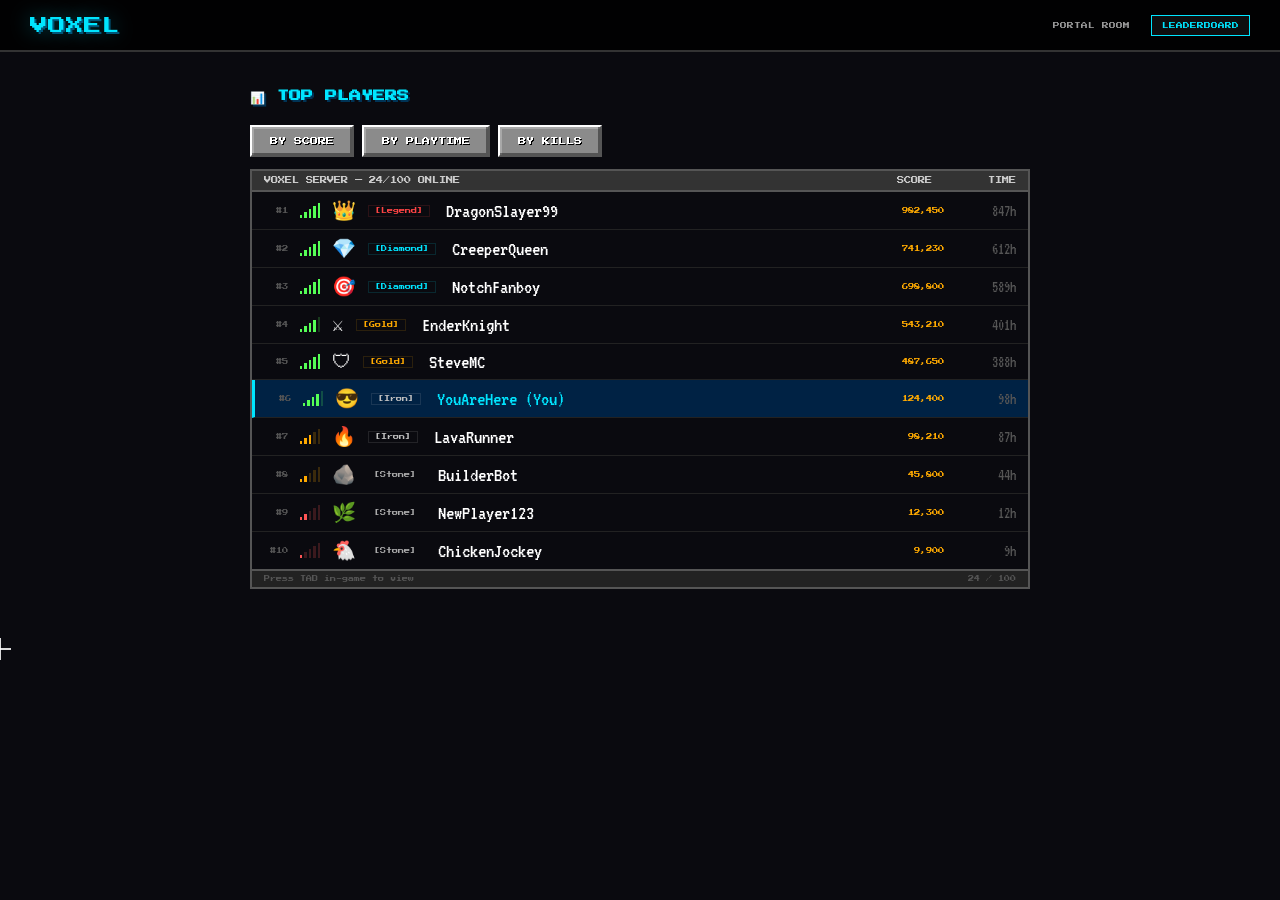
<file: pages/leaderboard.html>
<!DOCTYPE html>
<html lang="en">
<head>
<meta charset="UTF-8"><meta name="viewport" content="width=device-width,initial-scale=1.0">
<title>VOXEL | Leaderboard</title>
<link rel="stylesheet" href="../shared.css">
<style>
body{background:#0a0a0f;}
.lb-page{padding:70px 40px 60px;max-width:860px;margin:0 auto;}
h1{font-family:'Press Start 2P',cursive;font-size:0.75rem;color:#00e5ff;text-shadow:2px 2px 0 #003355;margin:20px 0;}
/* Tab bar (ping info) */
.tab-header{background:#333;border:2px solid #555;border-bottom:none;display:flex;align-items:center;padding:6px 12px;gap:16px;}
.tab-header-txt{font-family:'Press Start 2P',cursive;font-size:0.45rem;color:#ccc;}
.tab-list{border:2px solid #555;overflow:hidden;}
.tab-row{display:flex;align-items:center;padding:7px 12px;border-bottom:1px solid #222;transition:background 0.15s;gap:12px;}
.tab-row:last-child{border-bottom:none;}
.tab-row:hover{background:#1a1a2e;}
.tab-row.self{background:#002244;border-left:3px solid #00e5ff;}
.ping-bars{display:flex;align-items:flex-end;gap:2px;width:20px;}
.ping-bar{background:#55ff55;width:4px;}
.rank-num{font-family:'Press Start 2P',cursive;font-size:0.4rem;color:#555;width:24px;text-align:right;}
.player-head{font-size:1.2rem;}
.player-name{font-family:'VT323',monospace;font-size:1.3rem;flex:1;}
.player-tag{font-family:'Press Start 2P',cursive;font-size:0.38rem;padding:2px 6px;border-radius:0;margin-right:4px;}
.player-score{font-family:'Press Start 2P',cursive;font-size:0.4rem;color:#ffaa00;width:70px;text-align:right;}
.player-playtime{font-family:'VT323',monospace;font-size:1rem;color:#555;width:60px;text-align:right;}
.tab-footer{background:#222;border:2px solid #555;border-top:none;padding:5px 12px;display:flex;justify-content:space-between;}
.tab-footer-txt{font-family:'Press Start 2P',cursive;font-size:0.38rem;color:#555;}
.filters{display:flex;gap:8px;margin-bottom:12px;}
</style>
</head>
<body>
<nav class="mc-nav">
  <a class="mc-nav-logo" href="../index.html">VOXEL</a>
  <div class="mc-nav-links">
    <a href="../index.html">PORTAL ROOM</a>
    <a href="leaderboard.html" class="active">LEADERBOARD</a>
  </div>
</nav>
<div class="lb-page">
  <h1>📊 TOP PLAYERS</h1>
  <div class="filters">
    <button class="mc-btn" id="f-score">BY SCORE</button>
    <button class="mc-btn" id="f-playtime">BY PLAYTIME</button>
    <button class="mc-btn" id="f-kills">BY KILLS</button>
  </div>
  <div class="tab-header">
    <span class="tab-header-txt">VOXEL SERVER — 24/100 ONLINE</span>
    <span style="flex:1"></span>
    <span class="tab-header-txt">SCORE</span>
    <span class="tab-header-txt" style="margin-left:40px">TIME</span>
  </div>
  <div class="tab-list" id="tab-list"></div>
  <div class="tab-footer">
    <span class="tab-footer-txt">Press TAB in-game to view</span>
    <span class="tab-footer-txt" id="online-count">24 / 100</span>
  </div>
</div>
<script src="../sounds.js"></script>
<script src="../shared.js"></script>
<script>
const PLAYERS=[
  {name:'DragonSlayer99',tag:'[Legend]',tagColor:'#ff4444',head:'👑',score:982450,kills:4421,time:'847h',ping:4,self:false},
  {name:'CreeperQueen',tag:'[Diamond]',tagColor:'#00e5ff',head:'💎',score:741230,kills:3102,time:'612h',ping:18,self:false},
  {name:'NotchFanboy',tag:'[Diamond]',tagColor:'#00e5ff',head:'🎯',score:698800,kills:2891,time:'589h',ping:12,self:false},
  {name:'EnderKnight',tag:'[Gold]',tagColor:'#ffaa00',head:'⚔',score:543210,kills:2210,time:'401h',ping:32,self:false},
  {name:'SteveMC',tag:'[Gold]',tagColor:'#ffaa00',head:'🛡',score:487650,kills:1998,time:'388h',ping:8,self:false},
  {name:'YouAreHere',tag:'[Iron]',tagColor:'#c0c0c0',head:'😎',score:124400,kills:512,time:'98h',ping:22,self:true},
  {name:'LavaRunner',tag:'[Iron]',tagColor:'#c0c0c0',head:'🔥',score:98210,kills:430,time:'87h',ping:55,self:false},
  {name:'BuilderBot',tag:'[Stone]',tagColor:'#aaa',head:'🪨',score:45800,kills:120,time:'44h',ping:90,self:false},
  {name:'NewPlayer123',tag:'[Stone]',tagColor:'#aaa',head:'🌿',score:12300,kills:44,time:'12h',ping:110,self:false},
  {name:'ChickenJockey',tag:'[Stone]',tagColor:'#aaa',head:'🐔',score:9900,kills:30,time:'9h',ping:200,self:false},
];

function getPingBars(ping){
  const bars=ping<20?5:ping<50?4:ping<80?3:ping<120?2:1;
  const color=ping<50?'#55ff55':ping<100?'#ffaa00':'#ff5555';
  return Array.from({length:5},(_,i)=>`<div class="ping-bar" style="height:${(i+1)*3}px;opacity:${i<bars?1:0.2};background:${color}"></div>`).join('');
}

let mode='score';
function render(){
  const list=document.getElementById('tab-list');
  const sorted=[...PLAYERS].sort((a,b)=>mode==='playtime'?parseInt(b.time)-parseInt(a.time):mode==='kills'?b.kills-a.kills:b.score-a.score);
  list.innerHTML='';
  sorted.forEach((p,i)=>{
    const row=document.createElement('div');
    row.className='tab-row'+(p.self?' self':'');
    row.innerHTML=`
      <span class="rank-num">#${i+1}</span>
      <div class="ping-bars">${getPingBars(p.ping)}</div>
      <span class="player-head">${p.head}</span>
      <span class="player-tag" style="color:${p.tagColor};border:1px solid ${p.tagColor}22">${p.tag}</span>
      <span class="player-name" style="color:${p.self?'#00e5ff':'#fff'}">${p.name}${p.self?' (You)':''}</span>
      <span class="player-score">${mode==='kills'?p.kills+' kills':mode==='playtime'?p.time:p.score.toLocaleString()}</span>
      <span class="player-playtime">${p.time}</span>`;
    list.appendChild(row);
  });
}
render();
document.getElementById('f-score').addEventListener('click',()=>{mode='score';render();});
document.getElementById('f-playtime').addEventListener('click',()=>{mode='playtime';render();});
document.getElementById('f-kills').addEventListener('click',()=>{mode='kills';render();});
unlockAchievement('ranked');
</script>
</body>
</html>
</file>
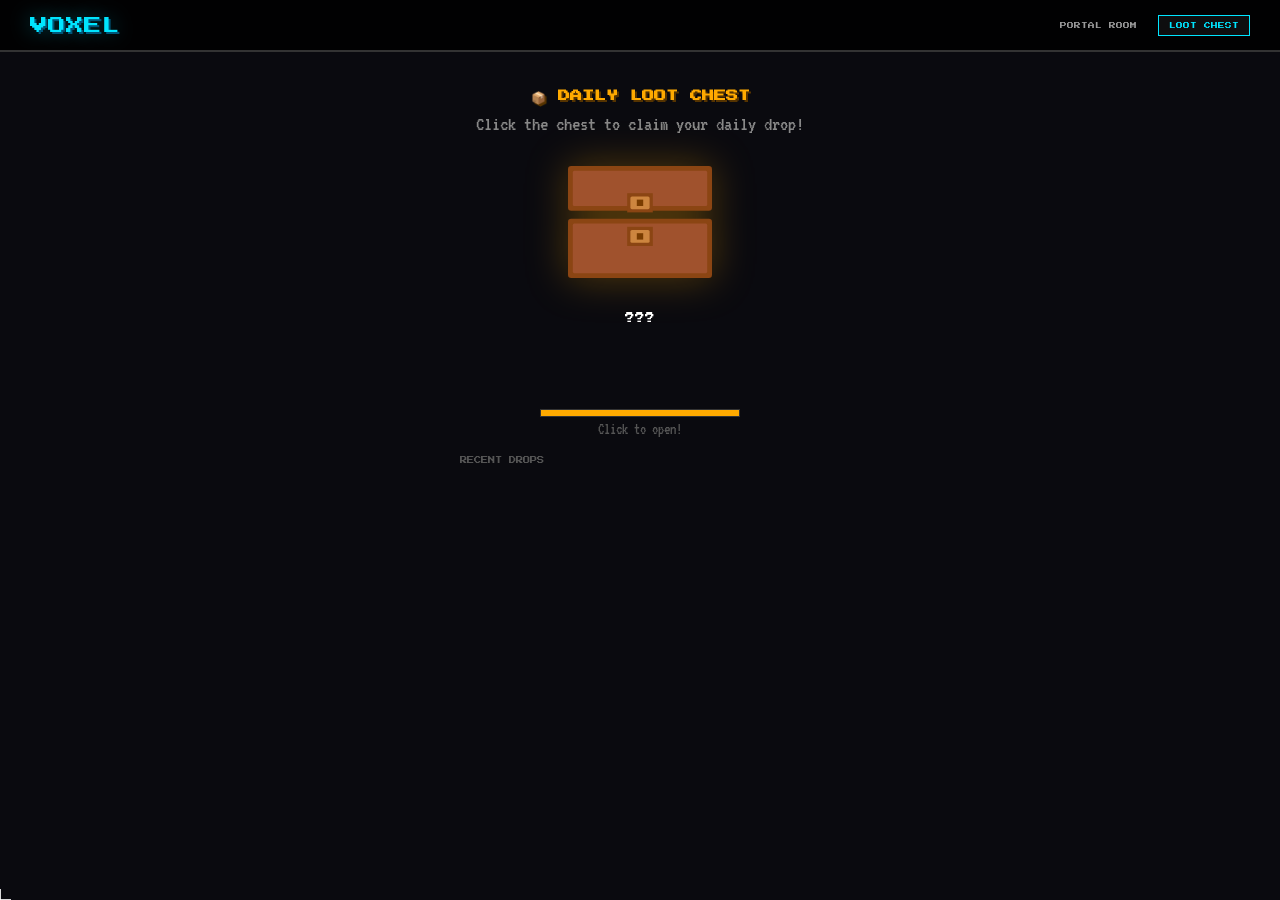
<file: pages/lootchest.html>
<!DOCTYPE html>
<html lang="en">
<head>
<meta charset="UTF-8"><meta name="viewport" content="width=device-width,initial-scale=1.0">
<title>VOXEL | Loot Chest</title>
<link rel="stylesheet" href="../shared.css">
<style>
body{background:#0a0a0f;min-height:100vh;overflow:hidden;}
.loot-page{padding:70px 20px 40px;display:flex;flex-direction:column;align-items:center;min-height:100vh;}
h1{font-family:'Press Start 2P',cursive;font-size:0.75rem;color:var(--mc-gold);text-shadow:2px 2px 0 #553300;margin:20px 0 8px;}
.subtitle{font-family:'VT323',monospace;font-size:1.3rem;color:#888;margin-bottom:24px;}
.chest-container{position:relative;cursor:none;}
.chest-svg{width:160px;height:auto;filter:drop-shadow(0 0 20px rgba(255,170,0,0.3));transition:filter 0.3s;}
.chest-container:hover .chest-svg{filter:drop-shadow(0 0 30px rgba(255,170,0,0.6));}
.chest-lid{transform-origin:top center;transform:rotateX(0deg);transition:transform 0.5s ease;}
.chest-lid.open{transform:rotateX(-110deg);}
#drops-container{position:fixed;top:0;left:0;width:100%;height:100%;pointer-events:none;z-index:50;}
.drop-item{position:absolute;font-size:2rem;animation:dropFly 2s ease-out forwards;}
@keyframes dropFly{0%{transform:scale(0.3) translateY(0);opacity:1;}80%{opacity:1;}100%{transform:scale(1.5) translateY(-200px);opacity:0;}}
.loot-display{margin-top:24px;min-height:80px;text-align:center;}
.loot-item-name{font-family:'Press Start 2P',cursive;font-size:0.6rem;margin-bottom:4px;}
.loot-rarity{font-family:'VT323',monospace;font-size:1.4rem;}
.cooldown-bar{width:200px;height:8px;background:#111;border:1px solid #333;margin:16px auto 0;}
#cd-fill{height:100%;background:var(--mc-gold);width:100%;transition:width 1s linear;}
.cd-label{font-family:'VT323',monospace;font-size:1rem;color:#555;text-align:center;margin-top:4px;}
.history{margin-top:20px;max-width:360px;width:100%;}
.history-title{font-family:'Press Start 2P',cursive;font-size:0.45rem;color:#555;margin-bottom:8px;}
.history-item{font-family:'VT323',monospace;font-size:1.1rem;color:#888;border-left:2px solid #333;padding:2px 8px;margin-bottom:3px;}
</style>
</head>
<body>
<div id="drops-container"></div>
<nav class="mc-nav">
  <a class="mc-nav-logo" href="../index.html">VOXEL</a>
  <div class="mc-nav-links">
    <a href="../index.html">PORTAL ROOM</a>
    <a href="lootchest.html" class="active">LOOT CHEST</a>
  </div>
</nav>
<div class="loot-page">
  <h1>📦 DAILY LOOT CHEST</h1>
  <p class="subtitle">Click the chest to claim your daily drop!</p>
  <div class="chest-container" id="chest-container">
    <svg class="chest-svg" viewBox="0 0 100 80" xmlns="http://www.w3.org/2000/svg">
      <g id="chest-lid" class="chest-lid">
        <rect x="5" y="5" width="90" height="28" fill="#8B4513" rx="2"/>
        <rect x="8" y="8" width="84" height="22" fill="#A0522D" rx="1"/>
        <rect x="42" y="22" width="16" height="12" fill="#8B4513"/>
        <rect x="44" y="24" width="12" height="8" fill="#cd853f" rx="1"/>
        <rect x="48" y="26" width="4" height="4" fill="#7a3c00"/>
      </g>
      <rect x="5" y="38" width="90" height="37" fill="#8B4513" rx="2"/>
      <rect x="8" y="41" width="84" height="31" fill="#A0522D" rx="1"/>
      <rect x="42" y="43" width="16" height="12" fill="#8B4513"/>
      <rect x="44" y="45" width="12" height="8" fill="#cd853f" rx="1"/>
      <rect x="48" y="47" width="4" height="4" fill="#7a3c00"/>
    </svg>
  </div>
  <div class="loot-display">
    <div class="loot-item-name" id="loot-name">???</div>
    <div class="loot-rarity" id="loot-rarity"></div>
  </div>
  <div class="cooldown-bar"><div id="cd-fill"></div></div>
  <div class="cd-label" id="cd-label">Click to open!</div>
  <div class="history">
    <div class="history-title">RECENT DROPS</div>
    <div id="history-list"></div>
  </div>
</div>
<script src="../sounds.js"></script>
<script src="../shared.js"></script>
<script>
const LOOT=[
  {name:'Diamond Sword',emoji:'⚔',rarity:'RARE',color:'#00e5ff'},
  {name:'Elytra',emoji:'🪂',rarity:'EPIC',color:'#aa00ff'},
  {name:'Netherite Ingot',emoji:'🔱',rarity:'EPIC',color:'#aa00ff'},
  {name:'Enchanted Apple',emoji:'🍎',rarity:'LEGENDARY',color:'#ffaa00'},
  {name:'64x Diamonds',emoji:'💎',rarity:'RARE',color:'#00e5ff'},
  {name:'Shulker Box',emoji:'📦',rarity:'UNCOMMON',color:'#aa88ff'},
  {name:'Stack of XP',emoji:'✨',rarity:'UNCOMMON',color:'#aa88ff'},
  {name:'Iron Sword',emoji:'🗡',rarity:'COMMON',color:'#aaa'},
  {name:'Bread x16',emoji:'🍞',rarity:'COMMON',color:'#aaa'},
  {name:'Golden Apple',emoji:'🍏',rarity:'UNCOMMON',color:'#aa88ff'},
  {name:'Totem of Undying',emoji:'🗿',rarity:'LEGENDARY',color:'#ffaa00'},
  {name:'Iron Ingot x32',emoji:'⚙',rarity:'COMMON',color:'#aaa'},
];

const COOLDOWN_MS=10000; // 10s for demo (24h in prod)
let onCooldown=false;
const history=[];

const lid=document.getElementById('chest-lid');
const dropsContainer=document.getElementById('drops-container');
const lootName=document.getElementById('loot-name');
const lootRarity=document.getElementById('loot-rarity');
const cdFill=document.getElementById('cd-fill');
const cdLabel=document.getElementById('cd-label');
const historyList=document.getElementById('history-list');

document.getElementById('chest-container').addEventListener('click',()=>{
  if(onCooldown)return;
  // Open lid
  lid.classList.add('open');

  // Pick loot
  const item=LOOT[Math.floor(Math.random()*LOOT.length)];
  window.dispatchEvent(new CustomEvent('lootDrop', { detail: item.rarity }));
  lootName.textContent=item.name; lootName.style.color=item.color;
  lootRarity.textContent=`✦ ${item.rarity} ✦`; lootRarity.style.color=item.color;

  // Spawn flying drops
  for(let i=0;i<12;i++){
    const d=document.createElement('div');d.className='drop-item';
    d.textContent=item.emoji;
    d.style.left=(35+Math.random()*30)+'vw'; d.style.top='50vh';
    d.style.animationDelay=(Math.random()*0.4)+'s';
    dropsContainer.appendChild(d);
    setTimeout(()=>d.remove(),2200);
  }

  // History
  history.unshift(`${item.emoji} ${item.name} [${item.rarity}]`);
  if(history.length>5)history.pop();
  historyList.innerHTML=history.map(h=>`<div class="history-item">${h}</div>`).join('');

  unlockAchievement('looted');
  if(item.rarity==='LEGENDARY')unlockAchievement('lootAny');

  // Cooldown
  onCooldown=true;
  let remaining=COOLDOWN_MS/1000;
  cdFill.style.width='0%';
  cdLabel.textContent=`Next drop in ${remaining}s`;
  const interval=setInterval(()=>{
    remaining--;
    cdFill.style.width=((COOLDOWN_MS/1000-remaining)/(COOLDOWN_MS/1000)*100)+'%';
    cdLabel.textContent=`Next drop in ${remaining}s`;
    if(remaining<=0){
      clearInterval(interval);onCooldown=false;
      lid.classList.remove('open');
      lootName.textContent='???';lootRarity.textContent='';
      cdFill.style.width='100%';cdLabel.textContent='Click to open!';
    }
  },1000);
});
</script>
</body>
</html>
</file>
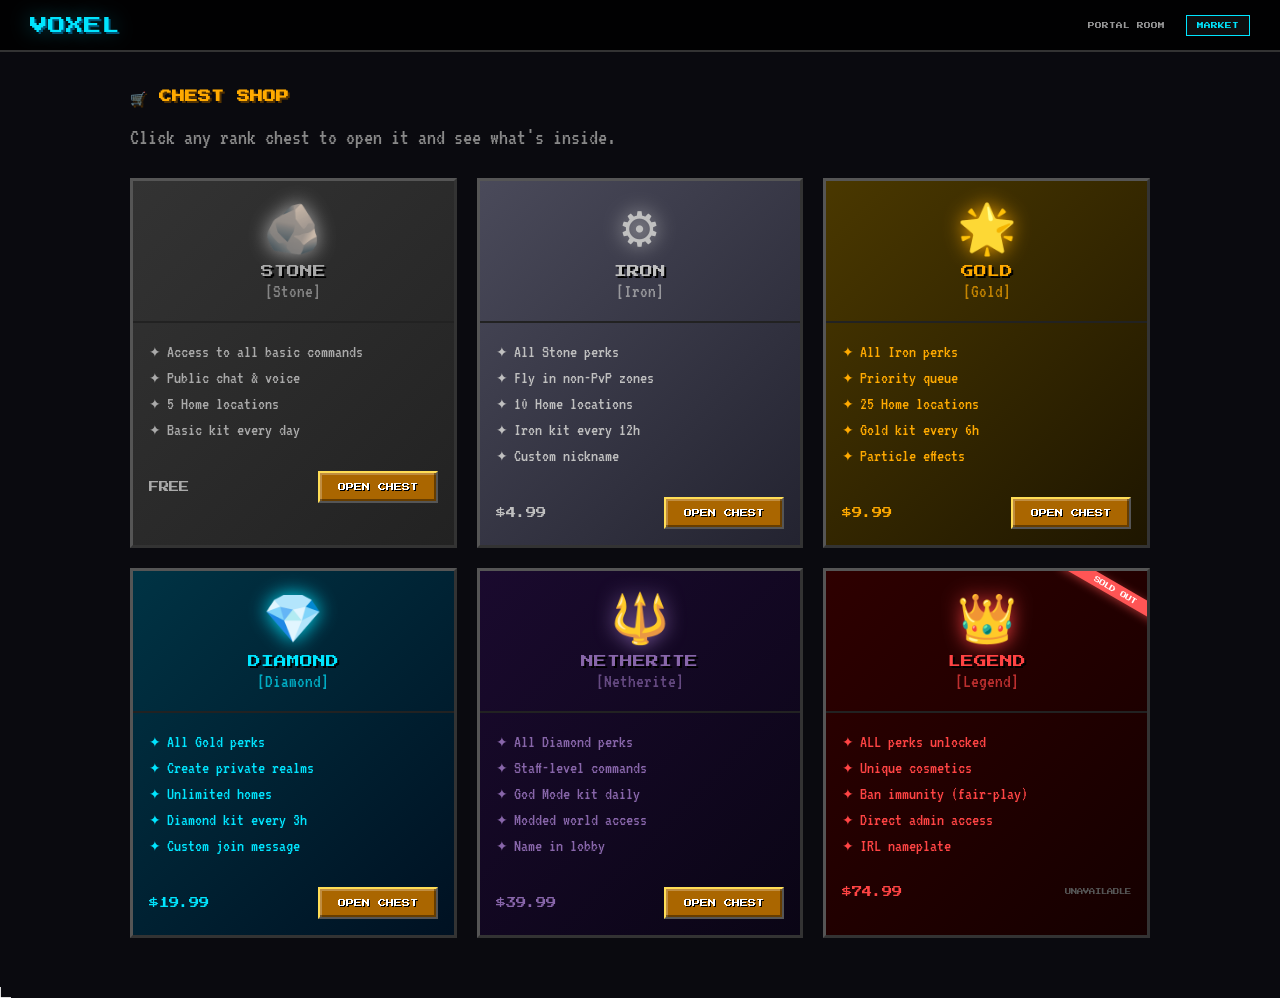
<file: pages/market.html>
<!DOCTYPE html>
<html lang="en">
<head>
<meta charset="UTF-8"><meta name="viewport" content="width=device-width,initial-scale=1.0">
<title>VOXEL | Market</title>
<link rel="stylesheet" href="../shared.css">
<style>
body{background:#0a0a0f;}
.market-page{padding:70px 40px 60px;max-width:1100px;margin:0 auto;}
h1{font-family:'Press Start 2P',cursive;font-size:0.8rem;color:var(--mc-gold);text-shadow:2px 2px 0 #553300;margin:20px 0;}
.market-desc{font-family:'VT323',monospace;font-size:1.4rem;color:#888;margin-bottom:30px;}
.ranks-grid{display:grid;grid-template-columns:repeat(auto-fill,minmax(260px,1fr));gap:20px;}
.rank-card{
  background:#111; border:3px solid #333;
  border-top-color:#555;border-left-color:#555;
  padding:0; overflow:hidden; position:relative;
  transition:transform 0.2s, box-shadow 0.2s;
}
.rank-card:hover{transform:translateY(-4px);box-shadow:0 8px 30px rgba(0,0,0,0.6);}
.rank-header{padding:20px;text-align:center;position:relative;}
.rank-icon{font-size:3rem;display:block;margin-bottom:8px;filter:drop-shadow(0 0 10px currentColor);}
.rank-name{font-family:'Press Start 2P',cursive;font-size:0.8rem;text-shadow:2px 2px 0 #000;}
.rank-tag{font-family:'VT323',monospace;font-size:1.2rem;opacity:0.7;margin-top:4px;}
.rank-perks{padding:16px;border-top:2px solid #222;}
.perk{font-family:'VT323',monospace;font-size:1.1rem;color:#aaa;padding:4px 0;display:flex;align-items:center;gap:6px;}
.perk::before{content:'✦';color:currentColor;font-size:0.9rem;}
.rank-footer{padding:12px 16px 16px;display:flex;justify-content:space-between;align-items:center;}
.rank-price{font-family:'Press Start 2P',cursive;font-size:0.65rem;}
.chest-anim{
  position:absolute;top:0;left:0;right:0;bottom:0;
  display:flex;align-items:center;justify-content:center;
  background:rgba(0,0,0,0.85);opacity:0;pointer-events:none;
  transition:opacity 0.3s;font-size:4rem;
  animation:none;
}
.rank-card.opening .chest-anim{opacity:1;}
.rank-card.opening .chest-anim span{animation:chestPop 0.6s ease;}
@keyframes chestPop{0%{transform:scale(0.5);opacity:0;}50%{transform:scale(1.4);}100%{transform:scale(1);opacity:1;}}
.sold-out{
  position:absolute;top:12px;right:-28px;background:#ff5555;
  font-family:'Press Start 2P',cursive;font-size:0.4rem;
  padding:4px 36px;transform:rotate(30deg);
  box-shadow:0 2px 8px rgba(255,85,85,0.5);
}
</style>
</head>
<body>
<nav class="mc-nav">
  <a class="mc-nav-logo" href="../index.html">VOXEL</a>
  <div class="mc-nav-links">
    <a href="../index.html">PORTAL ROOM</a>
    <a href="market.html" class="active">MARKET</a>
  </div>
</nav>
<div class="market-page">
  <h1>🛒 CHEST SHOP</h1>
  <p class="market-desc">Click any rank chest to open it and see what's inside.</p>
  <div class="ranks-grid" id="ranks-grid"></div>
</div>
<script src="../sounds.js"></script>
<script src="../shared.js"></script>
<script>
const RANKS = [
  {
    name:'STONE', tag:'[Stone]', price:'FREE', icon:'🪨', color:'#aaa',
    gradient:'linear-gradient(135deg,#333,#222)',
    perks:['Access to all basic commands','Public chat & voice','5 Home locations','Basic kit every day'],
    soldOut:false,
  },
  {
    name:'IRON', tag:'[Iron]', price:'$4.99', icon:'⚙', color:'#c0c0c0',
    gradient:'linear-gradient(135deg,#4a4a5a,#232330)',
    perks:['All Stone perks','Fly in non-PvP zones','10 Home locations','Iron kit every 12h','Custom nickname'],
    soldOut:false,
  },
  {
    name:'GOLD', tag:'[Gold]', price:'$9.99', icon:'🌟', color:'#ffaa00',
    gradient:'linear-gradient(135deg,#4a3800,#1e1600)',
    perks:['All Iron perks','Priority queue','25 Home locations','Gold kit every 6h','Particle effects'],
    soldOut:false,
  },
  {
    name:'DIAMOND', tag:'[Diamond]', price:'$19.99', icon:'💎', color:'#00e5ff',
    gradient:'linear-gradient(135deg,#003344,#001122)',
    perks:['All Gold perks','Create private realms','Unlimited homes','Diamond kit every 3h','Custom join message'],
    soldOut:false,
  },
  {
    name:'NETHERITE', tag:'[Netherite]', price:'$39.99', icon:'🔱', color:'#8866aa',
    gradient:'linear-gradient(135deg,#1a0a2e,#0a0515)',
    perks:['All Diamond perks','Staff-level commands','God Mode kit daily','Modded world access','Name in lobby'],
    soldOut:false,
  },
  {
    name:'LEGEND', tag:'[Legend]', price:'$74.99', icon:'👑', color:'#ff4444',
    gradient:'linear-gradient(135deg,#2e0000,#150000)',
    perks:['ALL perks unlocked','Unique cosmetics','Ban immunity (fair-play)','Direct admin access','IRL nameplate'],
    soldOut:true,
  },
];

const grid = document.getElementById('ranks-grid');
RANKS.forEach(r => {
  const card = document.createElement('div');
  card.className = 'rank-card';
  card.style.background = r.gradient;
  card.innerHTML = `
    ${r.soldOut ? '<div class="sold-out">SOLD OUT</div>' : ''}
    <div class="rank-header" style="color:${r.color}">
      <span class="rank-icon">${r.icon}</span>
      <div class="rank-name" style="color:${r.color}">${r.name}</div>
      <div class="rank-tag">${r.tag}</div>
    </div>
    <div class="rank-perks">${r.perks.map(p=>`<div class="perk" style="color:${r.color};">${p}</div>`).join('')}</div>
    <div class="rank-footer">
      <span class="rank-price" style="color:${r.color}">${r.price}</span>
      ${!r.soldOut ? `<button class="mc-btn gold">OPEN CHEST</button>` : '<span style="font-family:\'Press Start 2P\',cursive;font-size:0.4rem;color:#555">UNAVAILABLE</span>'}
    </div>
    <div class="chest-anim"><span>📦</span></div>
  `;
  if (!r.soldOut) {
    card.querySelector('.mc-btn').addEventListener('click', () => {
      card.classList.add('opening');
      unlockAchievement('purchased');
      setTimeout(() => { card.classList.remove('opening'); }, 1500);
    });
  }
  grid.appendChild(card);
});
</script>
</body>
</html>
</file>
<file: shared.css>
/* =========================================================================
   VOXEL — Shared Stylesheet
   ========================================================================= */
@import url('https://fonts.googleapis.com/css2?family=Press+Start+2P&family=VT323&display=swap');

:root {
  --mc-bg:      #0a0a0f;
  --mc-blue:    #00e5ff;
  --mc-blue2:   #0070dd;
  --mc-green:   #55ff55;
  --mc-red:     #ff5555;
  --mc-gold:    #ffaa00;
  --mc-purple:  #aa00ff;
  --mc-grey:    #8b8b8b;
  --mc-stone:   #c6c6c6;
  --mc-dark:    #1d1d1d;
  --mc-slot:    #373737;
  --border-lt:  #ffffff;
  --border-dk:  #555555;
  --font-px:    'Press Start 2P', cursive;
  --font-vt:    'VT323', monospace;
}

*, *::before, *::after { margin:0; padding:0; box-sizing:border-box; }

body {
  background: var(--mc-bg);
  color: #fff;
  font-family: var(--font-vt);
  overflow-x: hidden;
  cursor: none;
  min-height: 100vh;
}

/* =========================================================================
   CROSSHAIR
   ========================================================================= */
#cursor-crosshair {
  position: fixed; width: 22px; height: 22px;
  pointer-events: none; z-index: 9999;
  transform: translate(-50%, -50%);
}
#cursor-crosshair .ch-h {
  position: absolute; top: 50%; left: 0; right: 0;
  height: 2px; background: rgba(255,255,255,0.85);
  transform: translateY(-50%);
}
#cursor-crosshair .ch-v {
  position: absolute; left: 50%; top: 0; bottom: 0;
  width: 2px; background: rgba(255,255,255,0.85);
  transform: translateX(-50%);
}

/* =========================================================================
   TOP NAVIGATION BAR
   ========================================================================= */
.mc-nav {
  position: fixed; top: 0; left: 0; width: 100%;
  height: 52px; padding: 0 30px;
  background: rgba(0,0,0,0.85);
  border-bottom: 2px solid #333;
  display: flex; align-items: center; justify-content: space-between;
  z-index: 500; pointer-events: none;
}
.mc-nav-logo {
  font-family: var(--font-px); font-size: 1.1rem;
  color: var(--mc-blue);
  text-shadow: 2px 2px 0 #005577, 0 0 20px rgba(0,229,255,0.4);
  text-decoration: none; pointer-events: all;
}
.mc-nav-links {
  display: flex; gap: 10px; align-items: center; pointer-events: all;
}
.mc-nav-links a {
  font-family: var(--font-px); font-size: 0.42rem;
  color: rgba(255,255,255,0.6); text-decoration: none;
  padding: 6px 10px; border: 1px solid transparent;
  transition: all 0.1s; cursor: none;
}
.mc-nav-links a:hover, .mc-nav-links a.active {
  color: #fff; border-color: rgba(255,255,255,0.3);
  background: rgba(255,255,255,0.05);
}
.mc-nav-links a.active { color: var(--mc-blue); border-color: var(--mc-blue); }

/* =========================================================================
   MC BUTTON
   ========================================================================= */
.mc-btn {
  font-family: var(--font-px); font-size: 0.5rem;
  background: var(--mc-grey);
  border: 2px solid var(--border-dk);
  border-top-color: var(--border-lt); border-left-color: var(--border-lt);
  color: #fff; padding: 10px 18px; cursor: none;
  text-shadow: 1px 1px 0 #000;
  box-shadow: inset -2px -2px 0 rgba(0,0,0,0.4), inset 2px 2px 0 rgba(255,255,255,0.25);
  transition: filter 0.1s; display: inline-block;
}
.mc-btn:hover { filter: brightness(1.25); }
.mc-btn:active {
  border-top-color: var(--border-dk); border-left-color: var(--border-dk);
  border-bottom-color: var(--border-lt); border-right-color: var(--border-lt);
}
.mc-btn.full { width: 100%; text-align: center; }
.mc-btn.blue  { background: #003399; border-top-color:#4466ff; border-left-color:#4466ff; }
.mc-btn.green { background: #006600; border-top-color:#55ff55; border-left-color:#55ff55; }
.mc-btn.gold  { background: #aa6600; border-top-color:#ffdd55; border-left-color:#ffdd55; }
.mc-btn.red   { background: #880000; border-top-color:#ff5555; border-left-color:#ff5555; }

/* =========================================================================
   PANEL / PAGE WRAPPER
   ========================================================================= */
.mc-page {
  padding-top: 60px;
  min-height: 100vh;
}
.mc-panel {
  background: rgba(0,0,0,0.6);
  border: 3px solid var(--border-dk);
  border-top-color: var(--border-lt); border-left-color: var(--border-lt);
  padding: 24px; box-shadow: 4px 4px 0 rgba(0,0,0,0.8);
}
.mc-panel-title {
  font-family: var(--font-px); font-size: 0.7rem;
  color: var(--mc-stone); margin-bottom: 20px;
  border-bottom: 2px solid #333; padding-bottom: 12px;
}

/* =========================================================================
   ACHIEVEMENT TOAST
   ========================================================================= */
#toast-container {
  position: fixed; top: 70px; right: 20px; z-index: 9000;
  display: flex; flex-direction: column; gap: 8px; pointer-events: none;
}
.achievement-toast {
  display: flex; align-items: center; gap: 12px;
  background: #222; border: 2px solid var(--mc-gold);
  padding: 10px 16px; min-width: 280px;
  animation: toastIn 0.3s ease, toastOut 0.4s ease 3.5s forwards;
  box-shadow: 0 0 20px rgba(255,170,0,0.3);
}
.toast-icon { font-size: 1.8rem; }
.toast-text { flex: 1; }
.toast-title {
  font-family: var(--font-px); font-size: 0.4rem; color: var(--mc-gold);
  margin-bottom: 4px;
}
.toast-name { font-family: var(--font-vt); font-size: 1.1rem; color: #fff; }
@keyframes toastIn  { from { opacity:0; transform:translateX(100%); } to { opacity:1; transform:none; } }
@keyframes toastOut { from { opacity:1; } to { opacity:0; } }

/* =========================================================================
   INVENTORY SLOT
   ========================================================================= */
.inv-slot {
  width: 44px; height: 44px;
  background: #8b8b8b;
  border: 2px solid var(--border-dk);
  border-top-color: #555; border-left-color: #555;
  border-bottom-color: var(--border-lt); border-right-color: var(--border-lt);
  display: flex; align-items: center; justify-content: center;
  cursor: none; position: relative; font-size: 1.5rem;
  transition: background 0.1s;
  user-select: none;
}
.inv-slot:hover, .inv-slot.selected { background: #a0a0ff; }
.inv-slot .item-count {
  position: absolute; bottom: 1px; right: 3px;
  font-family: var(--font-px); font-size: 0.35rem;
  color: #fff; text-shadow: 1px 1px 0 #000;
}

/* =========================================================================
   SCROLLBAR
   ========================================================================= */
::-webkit-scrollbar { width: 8px; }
::-webkit-scrollbar-track { background: #111; }
::-webkit-scrollbar-thumb { background: var(--mc-grey); border: 1px solid #555; }
</file>
